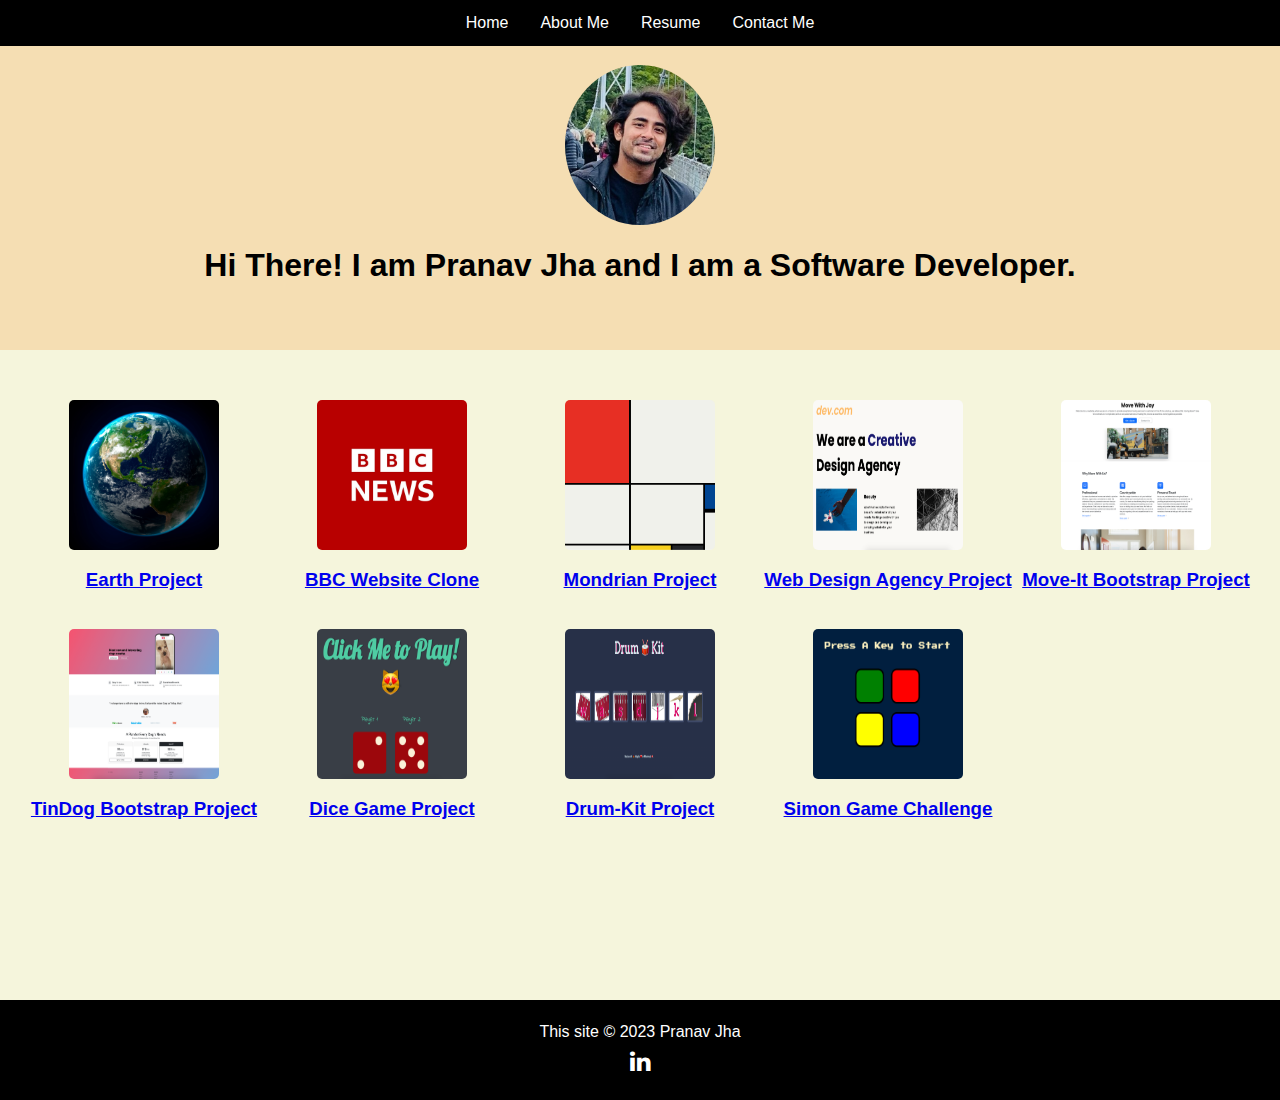
<file: index.html>
<!DOCTYPE html>
<html lang="en">
  <head>
    <meta charset="UTF-8" />
    <meta name="viewport" content="width=device-width, initial-scale=1.0" />
    <title>Pranav's Portfolio</title>
    <link
      href="https://fonts.googleapis.com/css2?family=Montserrat&display=swap"
      rel="stylesheet"
    />
    <link
      rel="stylesheet"
      href="https://cdnjs.cloudflare.com/ajax/libs/font-awesome/4.7.0/css/font-awesome.min.css"
    />
    <link rel="stylesheet" href="style.css" />
  </head>

  <body>
    <nav>
      <ul class="nav-ul">
        <li class="nav-li"><a href="index.html">Home</a></li>
        <li class="nav-li"><a href="aboutme.html">About Me</a></li>
        <li class="nav-li"><a href="resume.html">Resume</a></li>
        <li class="nav-li"><a href="contactme.html">Contact Me</a></li>
      </ul>
    </nav>

    <section id="hero">
      <div class="container-hero">
        <div class="hero-item">
          <img src="assets/images/aboutme.jpg" class="hero-image" />
        </div>
        <div class="hero-item">
          <h1>Hi There! I am Pranav Jha and I am a Software Developer.</h1>
        </div>
      </div>
    </section>

    <section id="projects">
      <!-- <h2 class="project-text">Please find the front-end website projects that I have created </h2> -->
      <div class="container-projects">
        <div class="project-item">
          <img
            src="./assets/images/earth.jpeg"
            height="200"
            alt="Earth"
            class="project-image"
          />
          <h3><a href="Earth.html">Earth Project</a></h3>
        </div>
        <div class="project-item">
          <img
            src="./assets/images/bbc.jpg"
            height="200"
            alt="bbc"
            class="project-image"
          />
          <h3><a href="bbc.html">BBC Website Clone</a></h3>
        </div>
        <div class="project-item">
          <img
            src="./assets/images/mondrian.jpg"
            height="200"
            alt="mondrian"
            class="project-image"
          />
          <h3><a href="./Mondrian Project/index.html">Mondrian Project</a></h3>
        </div>
        <div class="project-item">
          <img
            src="./assets/images/web-design-agency.jpg"
            height="200"
            alt="web-design-agency"
            class="project-image"
          />
          <h3>
            <a href="./Web Design Agency Project/index.html"
              >Web Design Agency Project</a
            >
          </h3>
        </div>
        <div class="project-item">
          <img
            src="./assets/images/move-it.jpg"
            height="200"
            alt="move-it"
            class="project-image"
          />
          <h3>
            <a href="./Move-it Project/index.html">Move-It Bootstrap Project</a>
          </h3>
        </div>
        <div class="project-item">
          <img
            src="./assets/images/tindog.jpg"
            height="200"
            alt="tindog"
            class="project-image"
          />
          <h3>
            <a href="./TinDog Project/index.html">TinDog Bootstrap Project</a>
          </h3>
        </div>

        <div class="project-item">
          <img
            src="./assets/images/Dice.jpg"
            height="200"
            alt="Dice"
            class="project-image"
          />
          <h3>
            <a href="./Dice project/index.html">Dice Game Project</a>
          </h3>
        </div>

        <div class="project-item">
          <img
            src="./assets/images/Drum.jpg"
            height="200"
            alt="Drum"
            class="project-image"
          />
          <h3>
            <a href="./Drum Kit Project/index.html">Drum-Kit Project</a>
          </h3>
        </div>
        <div class="project-item">
          <img
            src="./assets/images/simonGame.jpg"
            height="200"
            alt="simonGame"
            class="project-image"
          />
          <h3>
            <a href="./Simon Game Challenge/">Simon Game Challenge</a>
          </h3>
        </div>
      </div>
    </section>

    <footer>
      <div class="container">
          <div class="copyright">This site &copy; 2023 Pranav Jha</div>
          <div class="social-media">
              <a href="https://www.linkedin.com/in/pranavkjha24/"><i class="fa fa-linkedin" style="font-size: 24px"></i></a>
          </div>
      </div>
  </footer>
  </body>
</html>
</file>
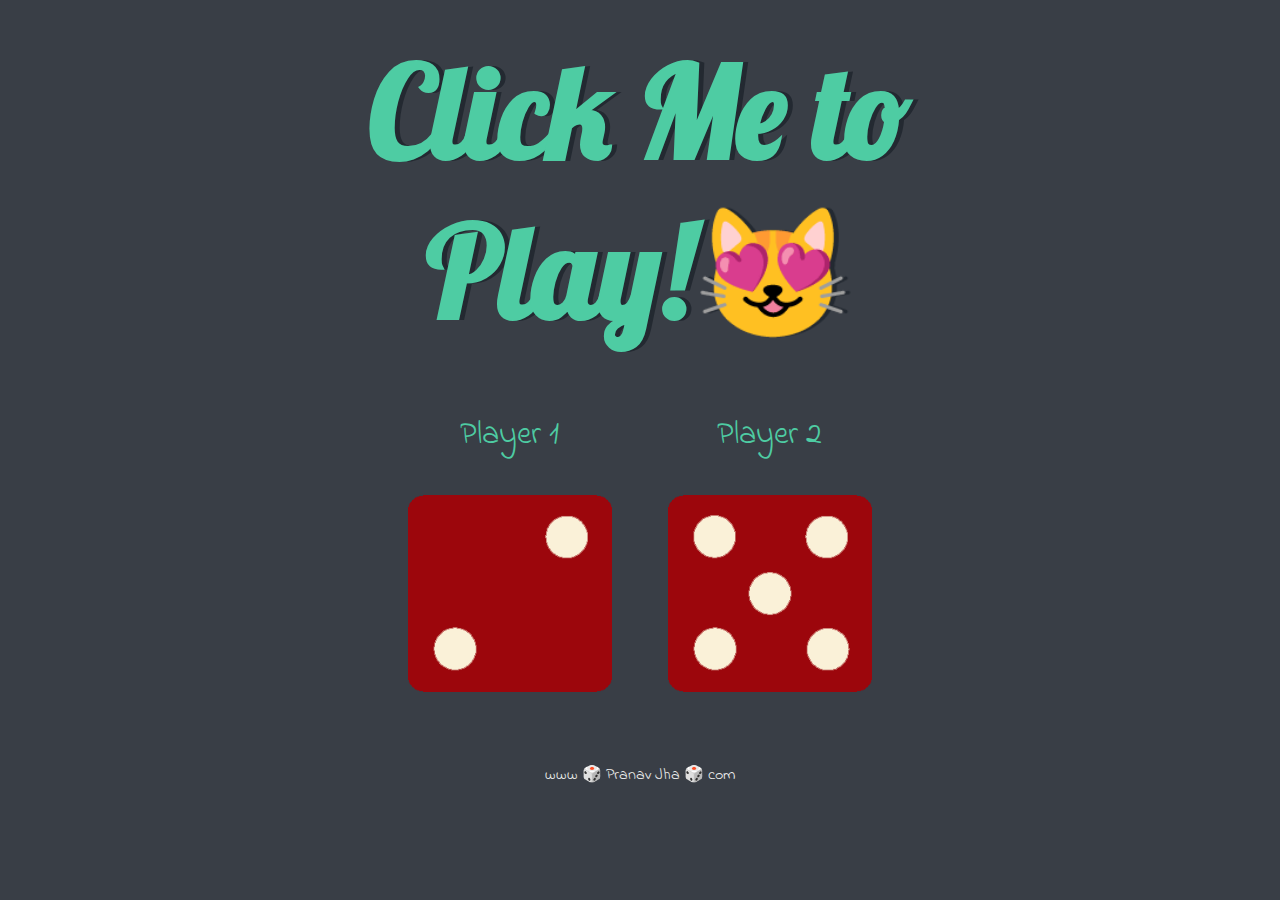
<file: Dice project/index.html>
<!DOCTYPE html>
<html lang="en" dir="ltr">
  <head>
    <meta charset="utf-8" />
    <title>Dicee</title>
    <link rel="stylesheet" href="styles.css" />
    <link
      href="https://fonts.googleapis.com/css?family=Indie+Flower|Lobster"
      rel="stylesheet"
    />
  </head>
  <body>
    <div class="container">
      <h1 onclick="myFunction()">Click Me to Play!😻</h1>

      <div class="dice">
        <p>Player 1</p>
        <img class="img1" src="images/dice2.png" />
      </div>

      <div class="dice">
        <p>Player 2</p>
        <img class="img2" src="images/dice5.png" />
      </div>
    </div>

    <script>
      function myFunction() {
        func3();
 
      }

      function func1(i) {
        return document
          .querySelector(".img1")
          .setAttribute("src", "./images/dice" + i + ".png");
      }

      function func2(k) {
        return document
          .querySelector(".img2")
          .setAttribute("src", "./images/dice" + k + ".png");
      }

      function func3() {
        
        var i = Math.floor(Math.random() * 6) + 1;
        var k = Math.floor(Math.random() * 6) + 1;
        func1(i);
        func2(k);
        if (i > k) {
          return (document.querySelector("h1").innerHTML =
            "🚩 Player 1 Wins!");
        } else if (i < k) {
          return (document.querySelector("h1").innerHTML =
            "Player 2 Wins! 🚩");
        } else {
          return (document.querySelector("h1").innerHTML = "Draw!");
        }
      }
     
    </script>
  </body>
  <footer>www 🎲 Pranav Jha 🎲 com</footer>
</html>
</file>
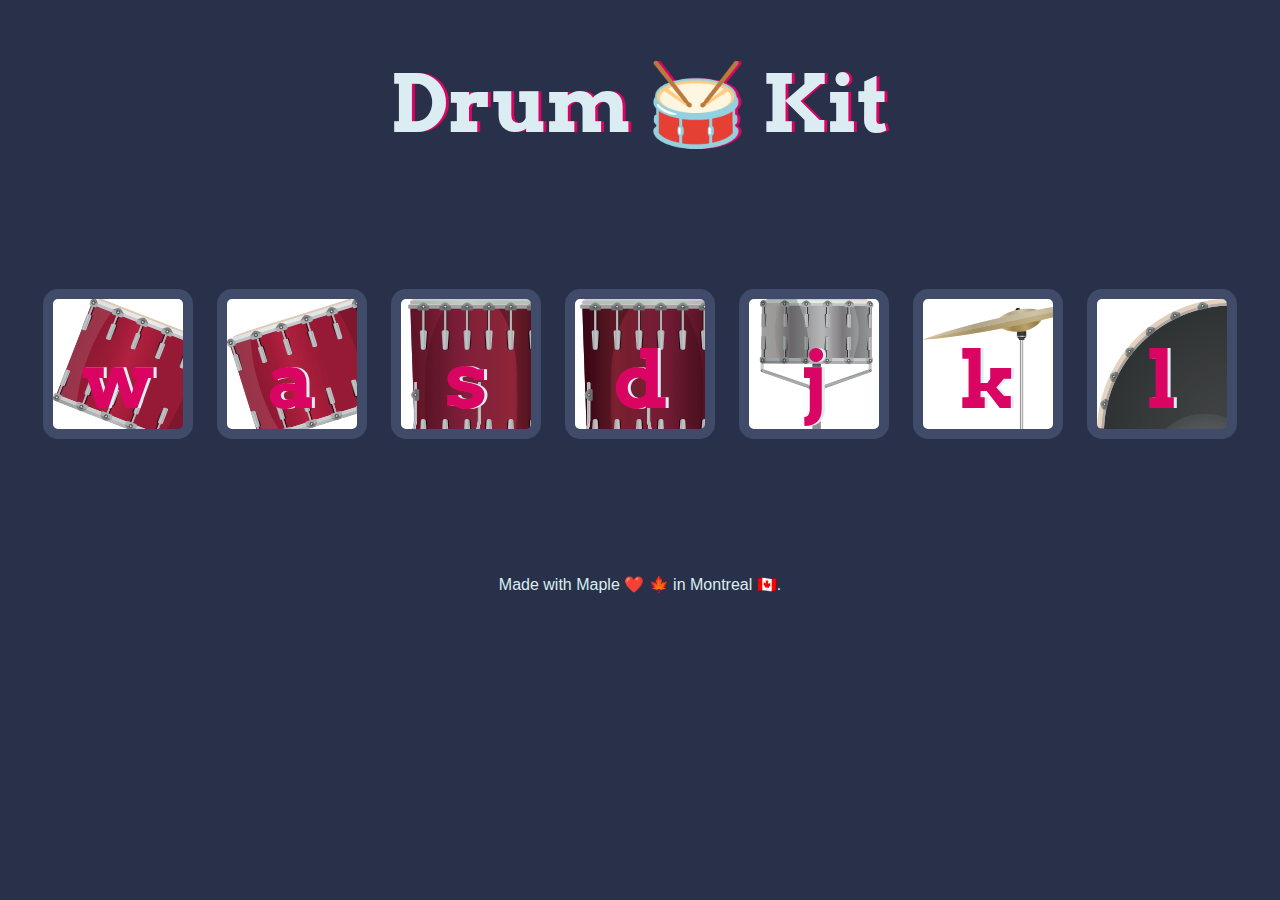
<file: Drum Kit Project/index.html>
<!DOCTYPE html>
<html lang="en" dir="ltr">

<head>
  <meta charset="utf-8">
  <title>Drum Kit</title>
  <link rel="stylesheet" href="styles.css">
  <link href="https://fonts.googleapis.com/css?family=Arvo" rel="stylesheet">
</head>

<body>
  <h1 id="title">Drum 🥁 Kit</h1>
  <div class="set">
    <button class="w drum">w</button>
    <button class="a drum">a</button>
    <button class="s drum">s</button>
    <button class="d drum">d</button>
    <button class="j drum">j</button>
    <button class="k drum">k</button>
    <button class="l drum">l</button>
  </div>


<script src="index.js" charset="utf-8"></script>

<footer>
  Made with Maple ❤️ 🍁 in Montreal 🇨🇦.
</footer>
</body>
</html>
</file>
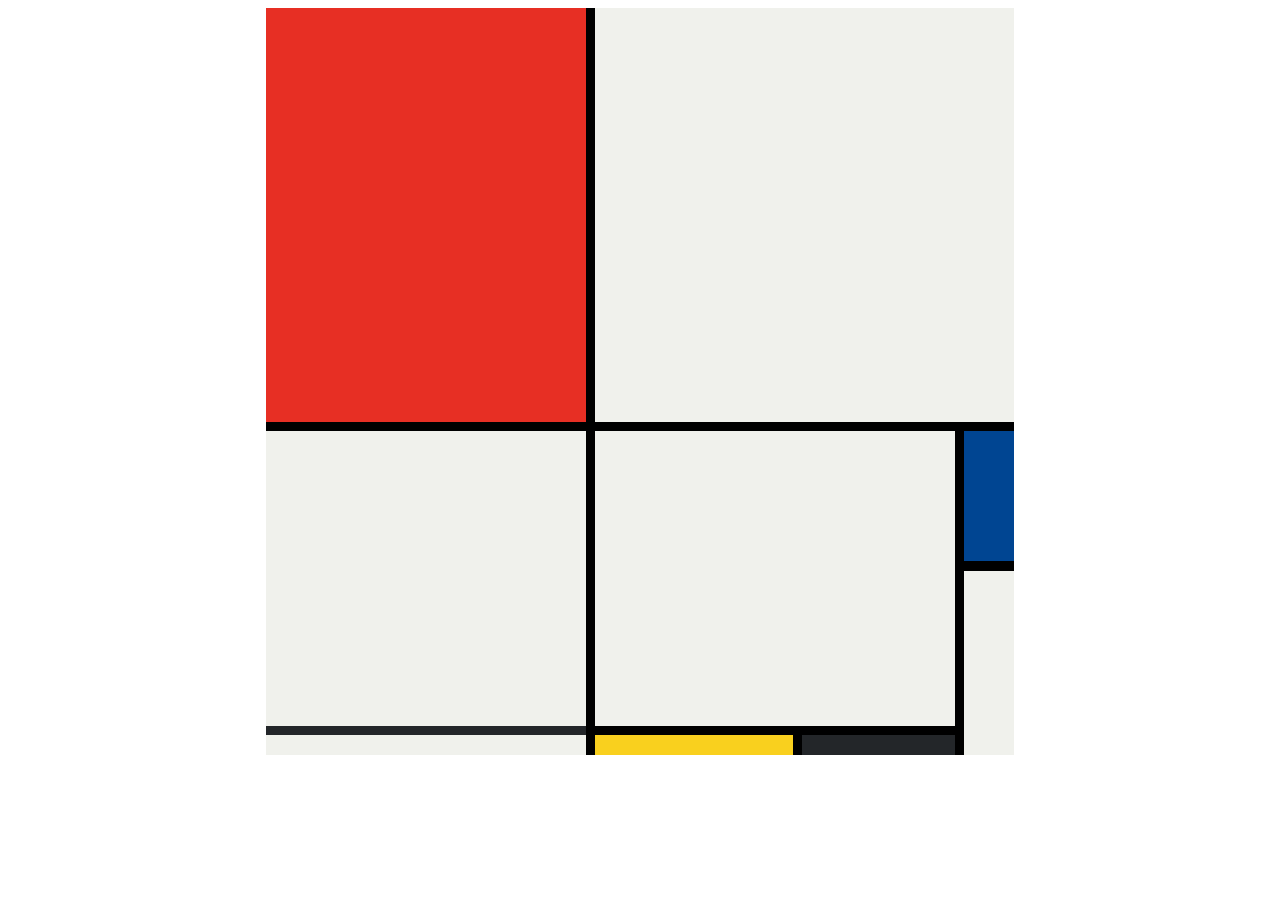
<file: Mondrian Project/index.html>
<!DOCTYPE html>
<html lang="en">

<head>
  <meta charset="UTF-8">
  <meta name="viewport" content="width=device-width, initial-scale=1.0">
  <title>Mondrian Project</title>
  <style>
    /* 
    Write your CSS here 
    Gap Colour: #000
    White: #F0F1EC
    Red: #E72F24
    Black: #232629
    Blue: #004592
    Yellow: #F9D01E

    For dimensions, see dimensions.png image.
    HINT: Remember you can't change the properties of grid lines.
    But grid lines are transparent!
    */

    .container{
      display: grid;
      grid-template-columns: 320px 9px 198px 9px 153px 9px 50px;
      grid-template-rows: 414px 9px 130px 10px 155px 9px 20px;

      justify-content: center;
      gap: 0px;

    }
    .item-1{
      background-color: #E72F24;
  
    }
    .item-2{
      background-color: #000;
    }
    .item-3{
      background-color: #F0F1EC;
      grid-column-start: 3;
      grid-column-end: 8;
      grid-row-start: 1;
      grid-row-end: 1;
    }
    .item-4{
      background-color: #000;
      grid-column-start: 1;
      grid-column-end: 8;
      grid-row-start: 2;
      grid-row-end: 2;
    }
    .item-5{
      background-color: #F0F1EC;
      grid-column-start:1;
      grid-column-end: 1;
      grid-row-start: 3;
      grid-row-end: 6;
    }
    .item-6{
      background-color: #000;
      grid-row-start: 3;
      grid-row-end: 8;
    }
    .item-7{
      background-color: #F0F1EC;
      grid-column-start: 3;
      grid-column-end: 6;
      grid-row-start: 3;
      grid-row-end: 6;
    }
    .item-8{
      background-color: #000;
      grid-row-start: 3;
      grid-row-end: 8;
    }
    .item-9{
      background-color: #004592;
    }
    .item-10{
      background-color: #000; 
    }
    .item-11{
      background-color: #F0F1EC;
      grid-row-start: 5;
      grid-row-end: 8;
    }
    .item-12{
      background-color: #232629; 
    }
    .item-13{
      background-color: #000;
    }
    .item-14{
      background-color: #000;
    }
    .item-15{
      background-color: #000;
    }
    .item-16{
      background-color: #F0F1EC;
    }
    .item-17{
      background-color: #F9D01E;
    }
    .item-18{
      background-color: #000;
    }
    .item-19{
      background-color: #232629; 
    }
    
  </style>
</head>

<body>
  <!-- Write your HTML here -->
  <div class="container">
    <div class="item-1"></div>
    <div class="item-2"></div>
    <div class="item-3"></div>
    <div class="item-4"></div>
    <div class="item-5"></div>
    <div class="item-6"></div>
    <div class="item-7"></div>
    <div class="item-8"></div>
    <div class="item-9"></div>
    <div class="item-10"></div>
    <div class="item-11"></div>
    <div class="item-12"></div>
    <div class="item-13"></div>
    <div class="item-14"></div>
    <div class="item-15"></div>
    <div class="item-16"></div>
    <div class="item-17"></div>
    <div class="item-18"></div>
    <div class="item-19"></div>
  </div>
  
</body>

</html>
</file>
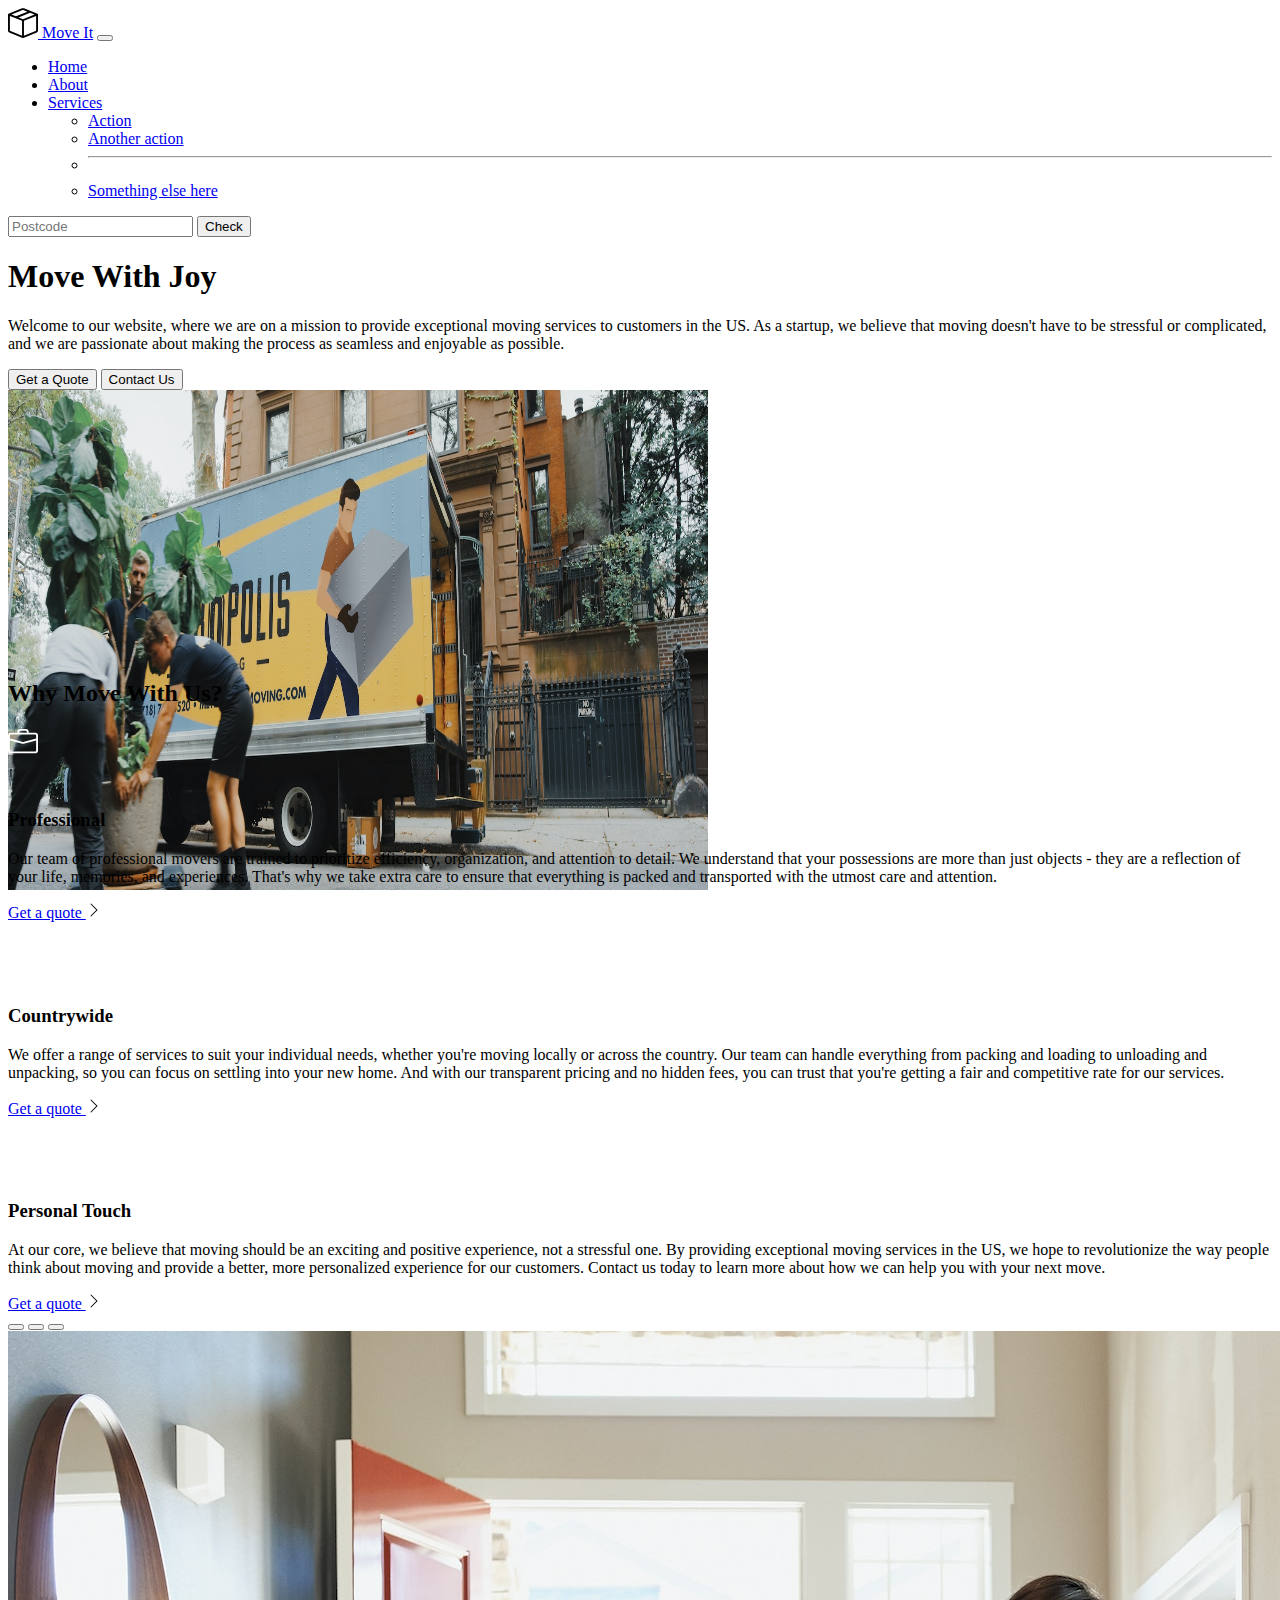
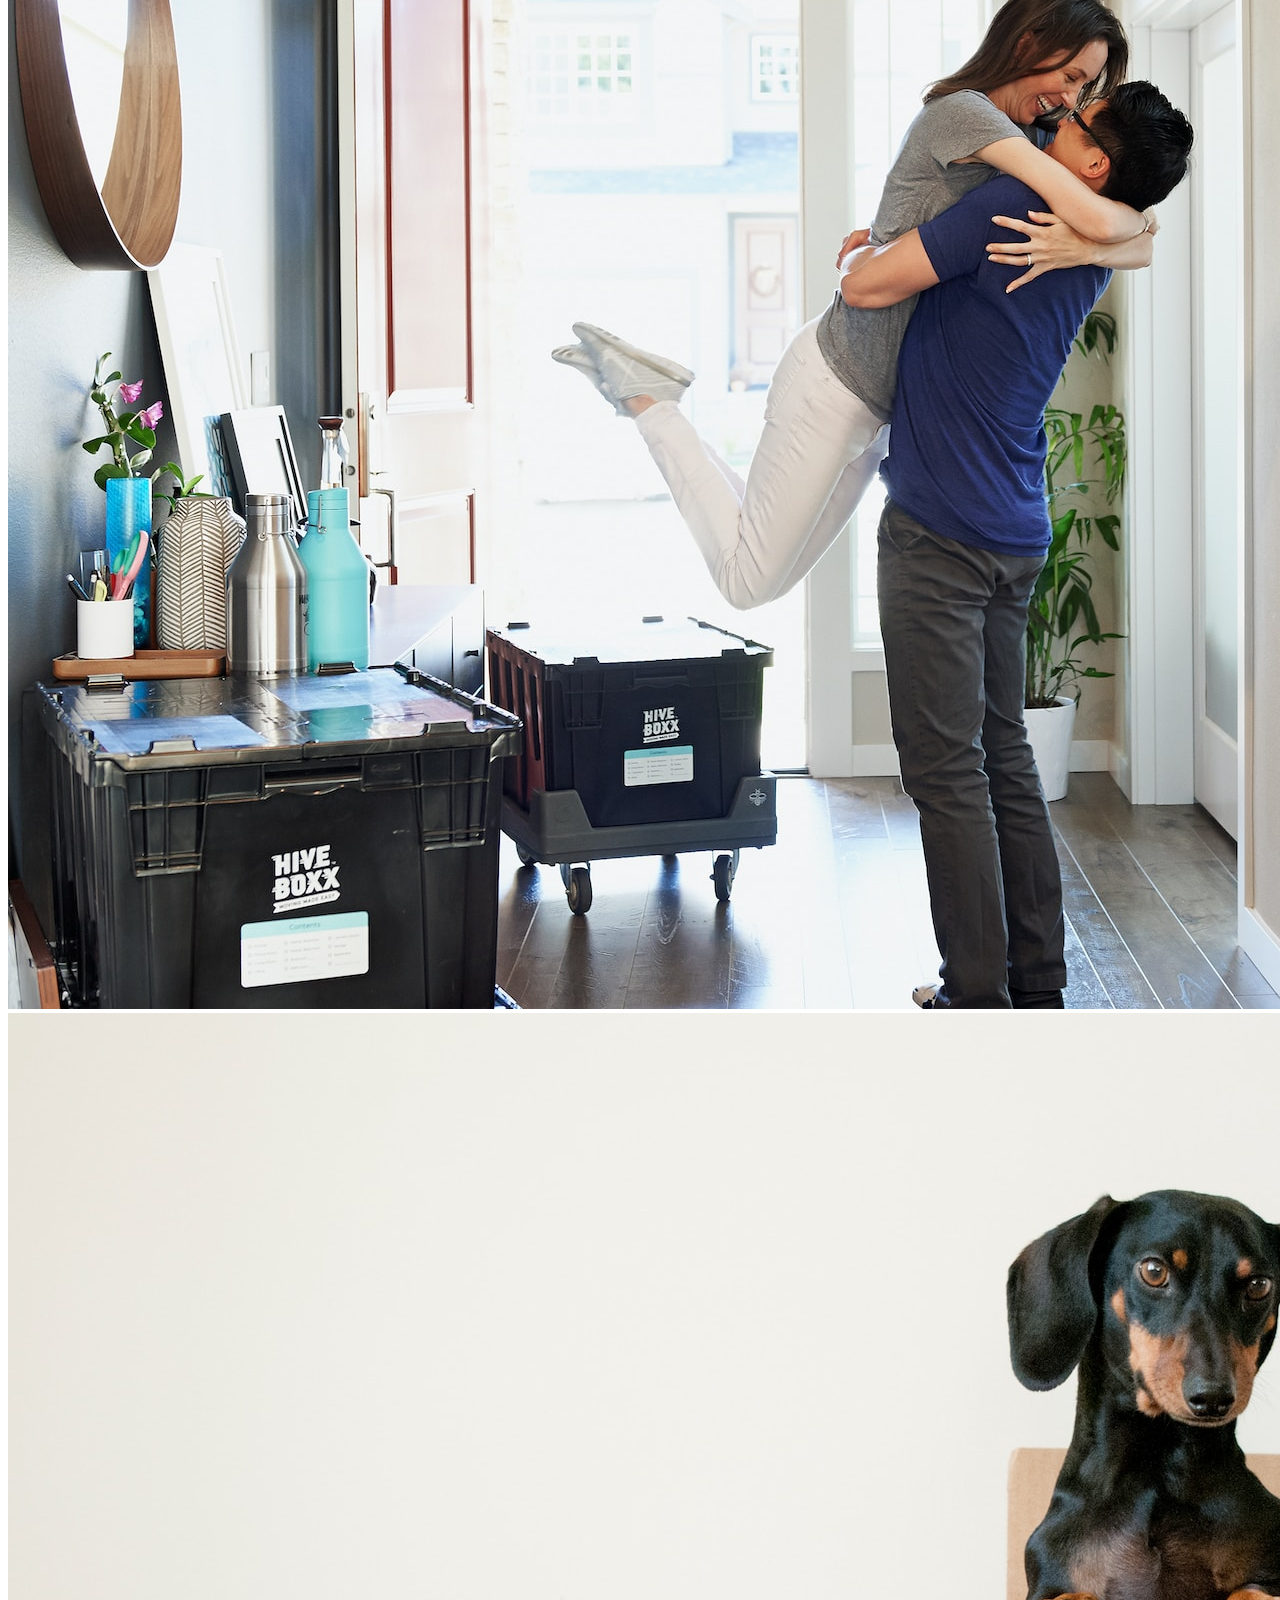
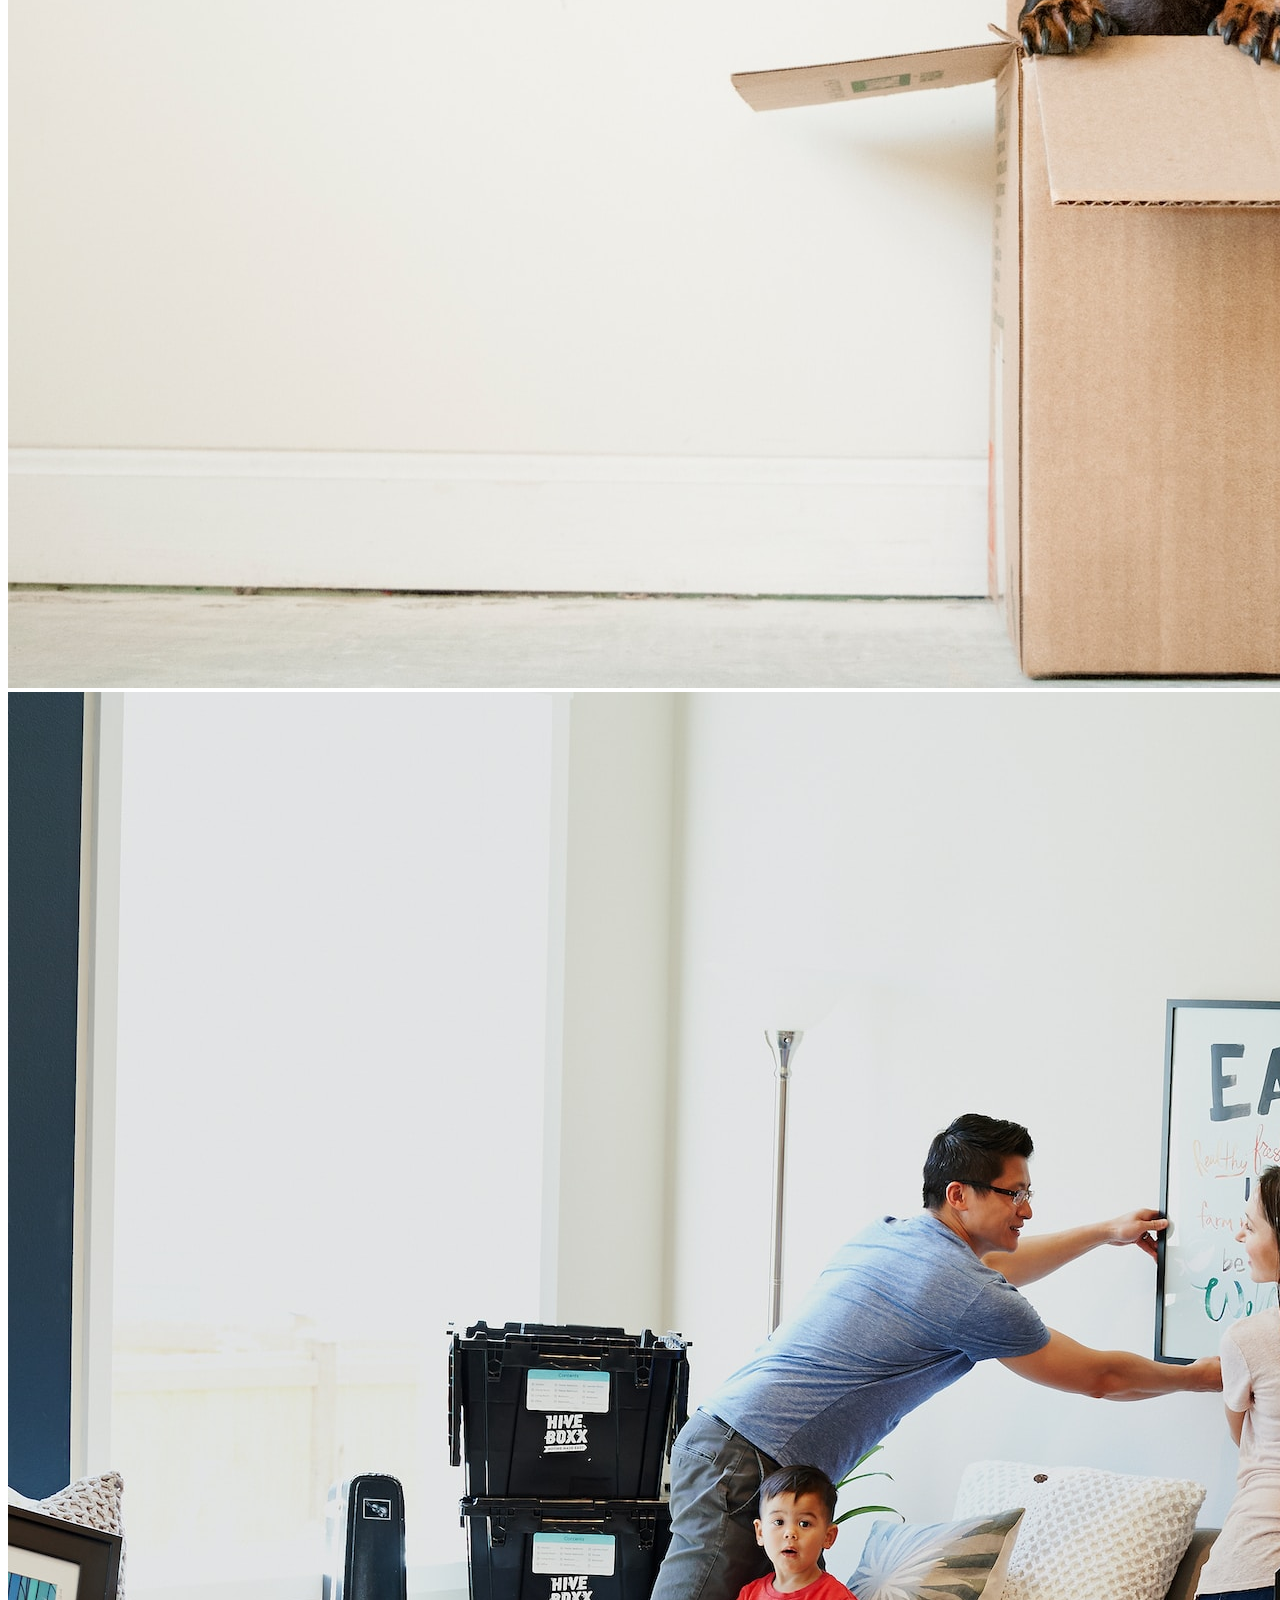
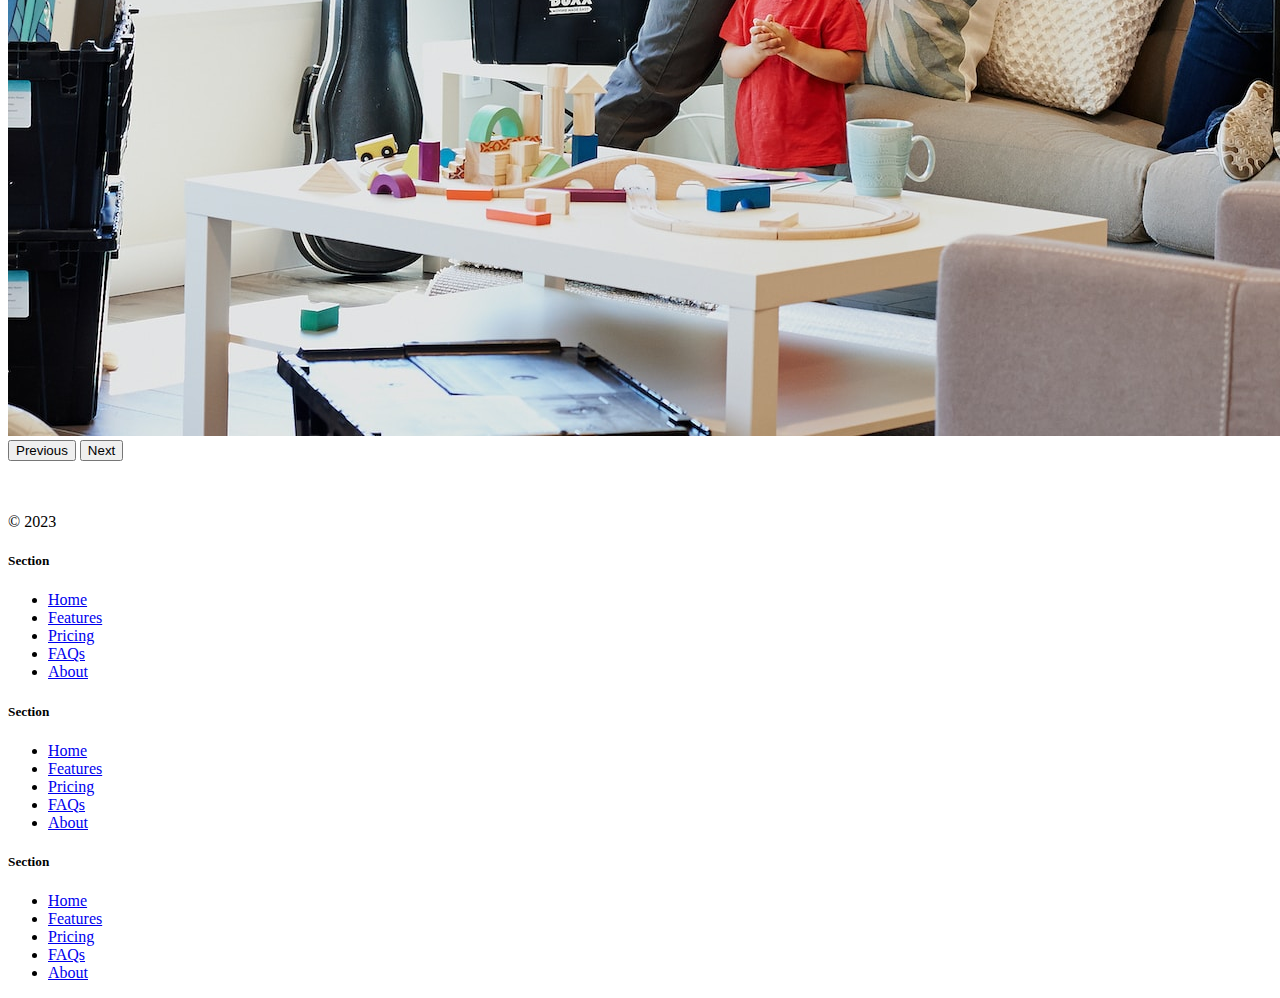
<file: Move-it Project/index.html>
<!DOCTYPE html>
<html lang="en">

<head>
  <meta charset="UTF-8">
  <meta name="viewport" content="width=device-width, initial-scale=1.0">
  <title>Bootstrap Components</title>
  <link href="https://cdn.jsdelivr.net/npm/bootstrap@5.3.0-alpha2/dist/css/bootstrap.min.css" rel="stylesheet"
    integrity="sha384-aFq/bzH65dt+w6FI2ooMVUpc+21e0SRygnTpmBvdBgSdnuTN7QbdgL+OapgHtvPp" crossorigin="anonymous">
  <style>
    .feature-icon {
      width: 4rem;
      height: 4rem;
      border-radius: 0.75rem;
    }
  </style>
</head>

<body>

  <nav class="navbar navbar-expand-lg bg-body-tertiary">
    <div class="container-fluid">
      <a class="navbar-brand" href="#"><img src="./box-seam.svg" alt="moveit brand icon" height="30"> Move It</a>
      <button class="navbar-toggler" type="button" data-bs-toggle="collapse" data-bs-target="#navbarSupportedContent"
        aria-controls="navbarSupportedContent" aria-expanded="false" aria-label="Toggle navigation">
        <span class="navbar-toggler-icon"></span>
      </button>
      <div class="collapse navbar-collapse" id="navbarSupportedContent">
        <ul class="navbar-nav me-auto mb-2 mb-lg-0">
          <li class="nav-item">
            <a class="nav-link active" aria-current="page" href="#">Home</a>
          </li>
          <li class="nav-item">
            <a class="nav-link" href="#">About</a>
          </li>
          <li class="nav-item dropdown">
            <a class="nav-link dropdown-toggle" href="#" role="button" data-bs-toggle="dropdown" aria-expanded="false">
              Services
            </a>
            <ul class="dropdown-menu">
              <li><a class="dropdown-item" href="#">Action</a></li>
              <li><a class="dropdown-item" href="#">Another action</a></li>
              <li>
                <hr class="dropdown-divider">
              </li>
              <li><a class="dropdown-item" href="#">Something else here</a></li>
            </ul>
          </li>
        </ul>
        <form class="d-flex" role="search">
          <input class="form-control me-2" type="search" placeholder="Postcode" aria-label="Search">
          <button class="btn btn-outline-success" type="submit">Check</button>
        </form>
      </div>
    </div>
  </nav>


  <div class="px-4 pt-5 my-5 text-center border-bottom">
    <h1 class="display-4 fw-bold text-body-emphasis">Move With Joy</h1>
    <div class="col-lg-6 mx-auto">
      <p class="lead mb-4">Welcome to our website, where we are on a mission to provide exceptional moving services to
        customers in the US. As a
        startup, we believe that moving doesn't have to be stressful or complicated, and we are passionate about making
        the
        process as seamless and enjoyable as possible.
      </p>
      <div class="d-grid gap-2 d-sm-flex justify-content-sm-center mb-5">
        <button type="button" class="btn btn-primary btn-lg px-4 me-sm-3">Get a Quote</button>
        <button type="button" class="btn btn-outline-secondary btn-lg px-4">Contact Us</button>
      </div>
    </div>
    <div class="overflow-hidden" style="max-height: 30vh;">
      <div class="container px-5">
        <img src="./moving-van.jpg" class="img-fluid border rounded-3 shadow-lg mb-4" alt="Example image" width="700"
          height="500" loading="lazy">
      </div>
    </div>
  </div>

  <div class="container px-4 py-5" id="featured-3">
    <h2 class="pb-2 border-bottom">Why Move With Us?</h2>
    <div class="row g-4 py-5 row-cols-1 row-cols-lg-3">
      <div class="feature col">
        <div
          class="feature-icon d-inline-flex align-items-center justify-content-center text-bg-primary bg-gradient fs-2 mb-3">
          <img src="./briefcase.svg" alt="briefcase" height="30">
        </div>
        <h3 class="fs-2">Professional</h3>
        <p>Our team of professional movers are trained to prioritize efficiency, organization, and attention to detail.
          We
          understand that your possessions are more than just objects - they are a reflection of your life, memories,
          and
          experiences. That's why we take extra care to ensure that everything is packed and transported with the utmost
          care and
          attention.</p>
        <a href="#" class="icon-link">
          Get a quote
          <img src="./chevron-right.svg" alt="chevron-right">
        </a>
      </div>
      <div class="feature col">
        <div
          class="feature-icon d-inline-flex align-items-center justify-content-center text-bg-primary bg-gradient fs-2 mb-3">
          <img src="./bus-front.svg" alt="bus-front" height="30">
        </div>
        <h3 class="fs-2">Countrywide</h3>
        <p>We offer a range of services to suit your individual needs, whether you're moving locally or across the
          country. Our
          team can handle everything from packing and loading to unloading and unpacking, so you can focus on settling
          into your
          new home. And with our transparent pricing and no hidden fees, you can trust that you're getting a fair and
          competitive
          rate for our services.</p>
        <a href="#" class="icon-link">
          Get a quote
          <img src="./chevron-right.svg" alt="chevron-right">
        </a>
      </div>
      <div class="feature col">
        <div
          class="feature-icon d-inline-flex align-items-center justify-content-center text-bg-primary bg-gradient fs-2 mb-3">
          <img src="./chat-square-heart.svg" alt="chat-square-heart" height="30">
        </div>
        <h3 class="fs-2">Personal Touch</h3>
        <p>At our core, we believe that moving should be an exciting and positive experience, not a stressful one. By
          providing
          exceptional moving services in the US, we hope to revolutionize the way people think about moving and provide
          a better,
          more personalized experience for our customers. Contact us today to learn more about how we can help you with
          your next
          move.</p>
        <a href="#" class="icon-link">
          Get a quote
          <img src="./chevron-right.svg" alt="chevron-right">
        </a>
      </div>
    </div>
  </div>
  <div class="container">
    <div id="carouselExampleIndicators" class="carousel slide">
      <div class="carousel-indicators">
        <button type="button" data-bs-target="#carouselExampleIndicators" data-bs-slide-to="0" class="active"
          aria-current="true" aria-label="Slide 1"></button>
        <button type="button" data-bs-target="#carouselExampleIndicators" data-bs-slide-to="1"
          aria-label="Slide 2"></button>
        <button type="button" data-bs-target="#carouselExampleIndicators" data-bs-slide-to="2"
          aria-label="Slide 3"></button>
      </div>
      <div class="carousel-inner">
        <div class="carousel-item active">
          <img src="./couple.jpg" class="d-block w-100" alt="couple">
        </div>
        <div class="carousel-item">
          <img src="./dog.jpg" class="d-block w-100" alt="dog">
        </div>
        <div class="carousel-item">
          <img src="./family.jpg" class="d-block w-100" alt="family">
        </div>
      </div>
      <button class="carousel-control-prev" type="button" data-bs-target="#carouselExampleIndicators"
        data-bs-slide="prev">
        <span class="carousel-control-prev-icon" aria-hidden="true"></span>
        <span class="visually-hidden">Previous</span>
      </button>
      <button class="carousel-control-next" type="button" data-bs-target="#carouselExampleIndicators"
        data-bs-slide="next">
        <span class="carousel-control-next-icon" aria-hidden="true"></span>
        <span class="visually-hidden">Next</span>
      </button>
    </div>
  </div>

  <div class="container">
    <footer class="row row-cols-1 row-cols-sm-2 row-cols-md-5 py-5 my-5 border-top">
      <div class="col mb-3">
        <a href="/" class="d-flex align-items-center mb-3 link-body-emphasis text-decoration-none">
          <svg class="bi me-2" width="40" height="32">
            <use xlink:href="#bootstrap"></use>
          </svg>
        </a>
        <p class="text-body-secondary">© 2023</p>
      </div>

      <div class="col mb-3">

      </div>

      <div class="col mb-3">
        <h5>Section</h5>
        <ul class="nav flex-column">
          <li class="nav-item mb-2"><a href="#" class="nav-link p-0 text-body-secondary">Home</a></li>
          <li class="nav-item mb-2"><a href="#" class="nav-link p-0 text-body-secondary">Features</a></li>
          <li class="nav-item mb-2"><a href="#" class="nav-link p-0 text-body-secondary">Pricing</a></li>
          <li class="nav-item mb-2"><a href="#" class="nav-link p-0 text-body-secondary">FAQs</a></li>
          <li class="nav-item mb-2"><a href="#" class="nav-link p-0 text-body-secondary">About</a></li>
        </ul>
      </div>

      <div class="col mb-3">
        <h5>Section</h5>
        <ul class="nav flex-column">
          <li class="nav-item mb-2"><a href="#" class="nav-link p-0 text-body-secondary">Home</a></li>
          <li class="nav-item mb-2"><a href="#" class="nav-link p-0 text-body-secondary">Features</a></li>
          <li class="nav-item mb-2"><a href="#" class="nav-link p-0 text-body-secondary">Pricing</a></li>
          <li class="nav-item mb-2"><a href="#" class="nav-link p-0 text-body-secondary">FAQs</a></li>
          <li class="nav-item mb-2"><a href="#" class="nav-link p-0 text-body-secondary">About</a></li>
        </ul>
      </div>

      <div class="col mb-3">
        <h5>Section</h5>
        <ul class="nav flex-column">
          <li class="nav-item mb-2"><a href="#" class="nav-link p-0 text-body-secondary">Home</a></li>
          <li class="nav-item mb-2"><a href="#" class="nav-link p-0 text-body-secondary">Features</a></li>
          <li class="nav-item mb-2"><a href="#" class="nav-link p-0 text-body-secondary">Pricing</a></li>
          <li class="nav-item mb-2"><a href="#" class="nav-link p-0 text-body-secondary">FAQs</a></li>
          <li class="nav-item mb-2"><a href="#" class="nav-link p-0 text-body-secondary">About</a></li>
        </ul>
      </div>
    </footer>
  </div>
  <script src="https://cdn.jsdelivr.net/npm/bootstrap@5.3.0-alpha3/dist/js/bootstrap.bundle.min.js"
    integrity="sha384-ENjdO4Dr2bkBIFxQpeoTz1HIcje39Wm4jDKdf19U8gI4ddQ3GYNS7NTKfAdVQSZe"
    crossorigin="anonymous"></script>
</body>

</html>
</file>
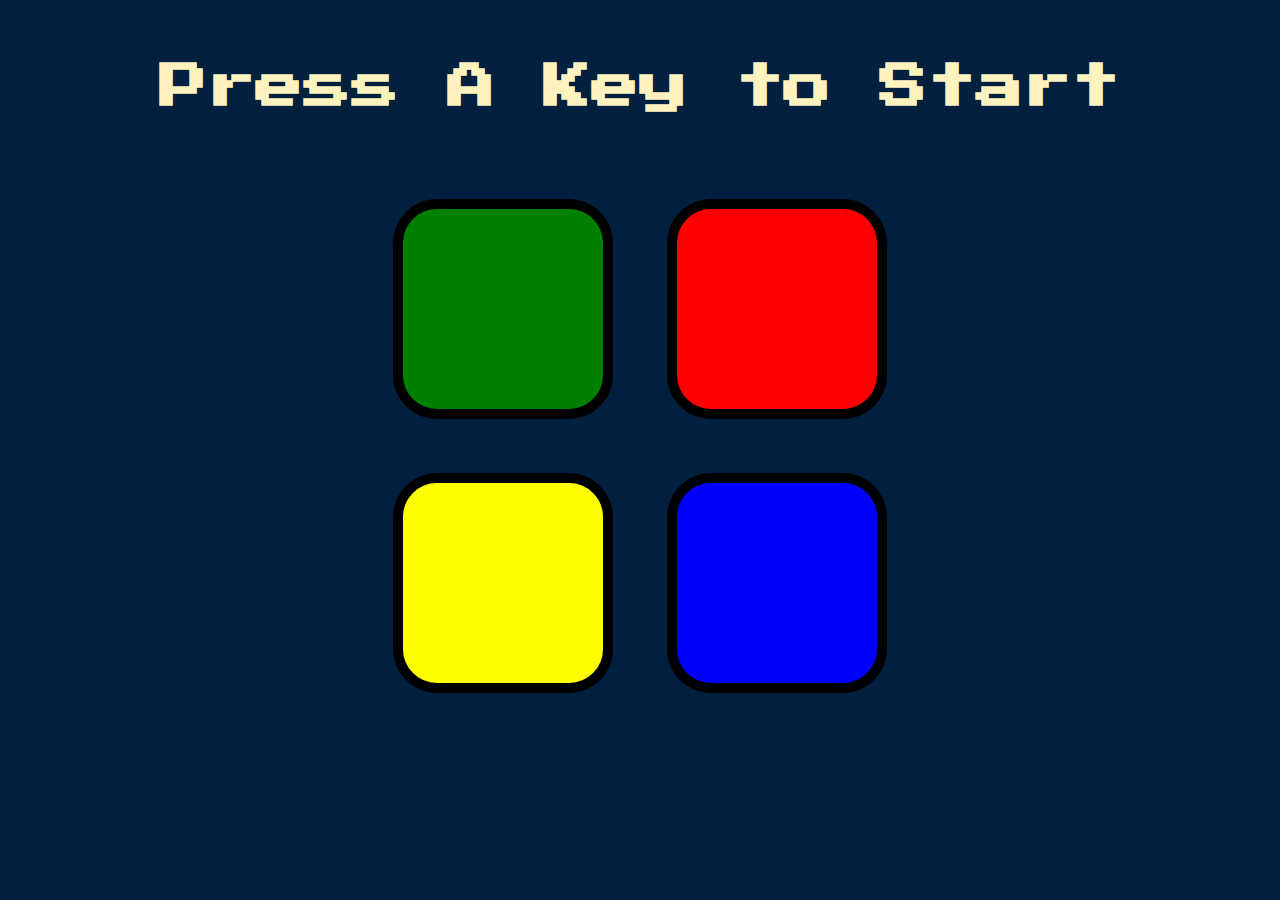
<file: Simon Game Challenge/index.html>
<!DOCTYPE html>
<html lang="en" dir="ltr">

<head>
  <meta charset="utf-8">
  <title>Simon</title>
  <link rel="stylesheet" href="styles.css">
  <link href="https://fonts.googleapis.com/css?family=Press+Start+2P" rel="stylesheet">
</head>

<body>
  <h1 id="level-title">Press A Key to Start</h1>
  <div class="container">
    <div lass="row">

      <div type="button" id="green" class="btn green">

      </div>

      <div type="button" id="red" class="btn red">

      </div>
    </div>

    <div class="row">

      <div type="button" id="yellow" class="btn yellow">

      </div>
      <div type="button" id="blue" class="btn blue">

      </div>

    </div>

  </div>

  <script src="https://ajax.googleapis.com/ajax/libs/jquery/3.3.1/jquery.min.js"></script>
  <script src="game.js" charset="utf-8"></script>

</body>

</html>
</file>
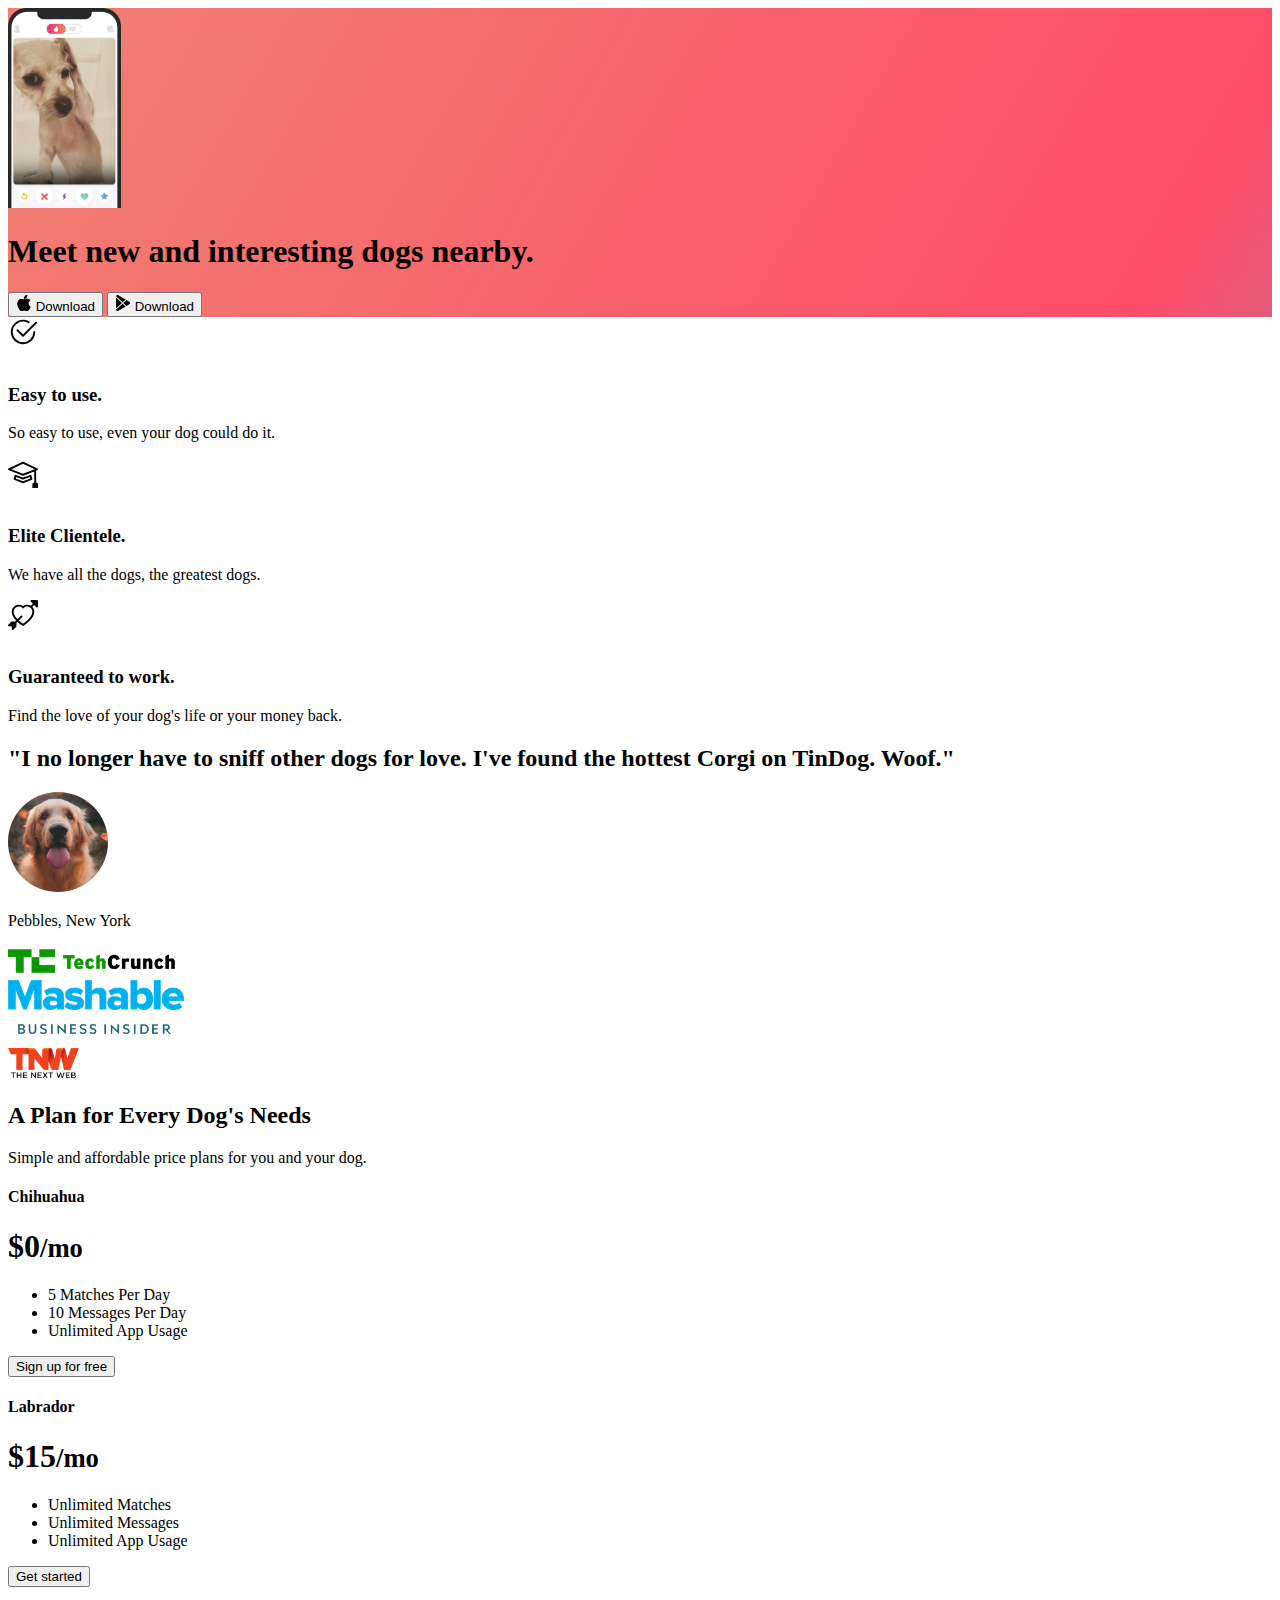
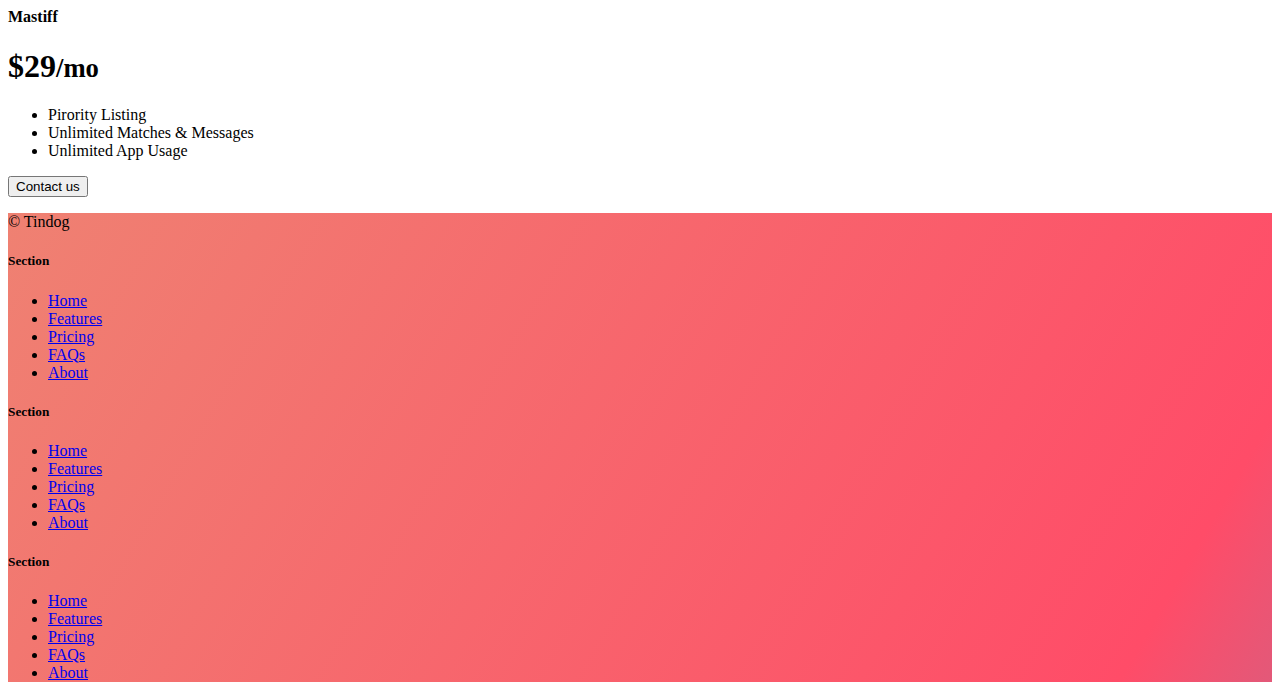
<file: TinDog Project/index.html>
<!DOCTYPE html>
<html lang="en">

<head>
  <meta charset="UTF-8">
  <meta name="viewport" content="width=device-width, initial-scale=1.0">
  <title>TinDog</title>
  <link href="https://cdn.jsdelivr.net/npm/bootstrap@5.3.0-alpha3/dist/css/bootstrap.min.css" rel="stylesheet"
    integrity="sha384-KK94CHFLLe+nY2dmCWGMq91rCGa5gtU4mk92HdvYe+M/SXH301p5ILy+dN9+nJOZ" crossorigin="anonymous">
  <link rel="stylesheet" href="./css/style.css">
</head>

<body>


  <!-- Title -->
  <section id="title" class="gradient-background">

    <div class="container col-xxl-8 px-4 pt-5">
      <div class="row flex-lg-row-reverse align-items-center g-5 pt-5">
        <div class="col-10 col-sm-8 col-lg-6">
          <img src="./images/iphone.png" class="d-block mx-lg-auto img-fluid" alt="Bootstrap Themes" height="200"
            loading="lazy">
        </div>
        <div class="col-lg-6">
          <h1 class="display-5 fw-bold text-body-emphasis lh-1 mb-3">Meet new and interesting dogs nearby.</h1>

          <div class="d-grid gap-2 d-md-flex justify-content-md-start">
            <button type="button" class="btn btn-light btn-lg px-4 me-md-2"><svg xmlns="http://www.w3.org/2000/svg"
                width="16" height="16" fill="currentColor" class="bi bi-apple mb-1" viewBox="0 0 16 16">
                <path
                  d="M11.182.008C11.148-.03 9.923.023 8.857 1.18c-1.066 1.156-.902 2.482-.878 2.516.024.034 1.52.087 2.475-1.258.955-1.345.762-2.391.728-2.43Zm3.314 11.733c-.048-.096-2.325-1.234-2.113-3.422.212-2.189 1.675-2.789 1.698-2.854.023-.065-.597-.79-1.254-1.157a3.692 3.692 0 0 0-1.563-.434c-.108-.003-.483-.095-1.254.116-.508.139-1.653.589-1.968.607-.316.018-1.256-.522-2.267-.665-.647-.125-1.333.131-1.824.328-.49.196-1.422.754-2.074 2.237-.652 1.482-.311 3.83-.067 4.56.244.729.625 1.924 1.273 2.796.576.984 1.34 1.667 1.659 1.899.319.232 1.219.386 1.843.067.502-.308 1.408-.485 1.766-.472.357.013 1.061.154 1.782.539.571.197 1.111.115 1.652-.105.541-.221 1.324-1.059 2.238-2.758.347-.79.505-1.217.473-1.282Z" />
                <path
                  d="M11.182.008C11.148-.03 9.923.023 8.857 1.18c-1.066 1.156-.902 2.482-.878 2.516.024.034 1.52.087 2.475-1.258.955-1.345.762-2.391.728-2.43Zm3.314 11.733c-.048-.096-2.325-1.234-2.113-3.422.212-2.189 1.675-2.789 1.698-2.854.023-.065-.597-.79-1.254-1.157a3.692 3.692 0 0 0-1.563-.434c-.108-.003-.483-.095-1.254.116-.508.139-1.653.589-1.968.607-.316.018-1.256-.522-2.267-.665-.647-.125-1.333.131-1.824.328-.49.196-1.422.754-2.074 2.237-.652 1.482-.311 3.83-.067 4.56.244.729.625 1.924 1.273 2.796.576.984 1.34 1.667 1.659 1.899.319.232 1.219.386 1.843.067.502-.308 1.408-.485 1.766-.472.357.013 1.061.154 1.782.539.571.197 1.111.115 1.652-.105.541-.221 1.324-1.059 2.238-2.758.347-.79.505-1.217.473-1.282Z" />
              </svg> Download</button>
            <button type="button" class="btn btn-outline-light btn-lg px-4"><svg xmlns="http://www.w3.org/2000/svg"
                width="16" height="16" fill="currentColor" class="bi bi-google-play mb-1" viewBox="0 0 16 16">
                <path
                  d="M14.222 9.374c1.037-.61 1.037-2.137 0-2.748L11.528 5.04 8.32 8l3.207 2.96 2.694-1.586Zm-3.595 2.116L7.583 8.68 1.03 14.73c.201 1.029 1.36 1.61 2.303 1.055l7.294-4.295ZM1 13.396V2.603L6.846 8 1 13.396ZM1.03 1.27l6.553 6.05 3.044-2.81L3.333.215C2.39-.341 1.231.24 1.03 1.27Z" />
              </svg> Download</button>
          </div>
        </div>
      </div>
    </div>
  </section>
  <!-- Features -->
  <section id="features">
    <div class="container mt-5">
      <div class="row g-4 py-5 row-cols-1 row-cols-lg-3">
        <div class="col d-flex align-items-start">
          <div
            class="icon-square text-body-emphasis bg-body-secondary d-inline-flex align-items-center justify-content-center fs-4 flex-shrink-0 me-3">
            <svg xmlns="http://www.w3.org/2000/svg" height="30" fill="currentColor" class="bi bi-check2-circle"
              viewBox="0 0 16 16">
              <path
                d="M2.5 8a5.5 5.5 0 0 1 8.25-4.764.5.5 0 0 0 .5-.866A6.5 6.5 0 1 0 14.5 8a.5.5 0 0 0-1 0 5.5 5.5 0 1 1-11 0z" />
              <path
                d="M15.354 3.354a.5.5 0 0 0-.708-.708L8 9.293 5.354 6.646a.5.5 0 1 0-.708.708l3 3a.5.5 0 0 0 .708 0l7-7z" />
            </svg>
          </div>
          <div>
            <h3 class="fs-2">Easy to use.</h3>
            <p>So easy to use, even your dog could do it.</p>

          </div>
        </div>
        <div class="col d-flex align-items-start">
          <div
            class="icon-square text-body-emphasis bg-body-secondary d-inline-flex align-items-center justify-content-center fs-4 flex-shrink-0 me-3">
            <svg xmlns="http://www.w3.org/2000/svg" height="30" fill="currentColor" class="bi bi-mortarboard"
              viewBox="0 0 16 16">
              <path
                d="M8.211 2.047a.5.5 0 0 0-.422 0l-7.5 3.5a.5.5 0 0 0 .025.917l7.5 3a.5.5 0 0 0 .372 0L14 7.14V13a1 1 0 0 0-1 1v2h3v-2a1 1 0 0 0-1-1V6.739l.686-.275a.5.5 0 0 0 .025-.917l-7.5-3.5ZM8 8.46 1.758 5.965 8 3.052l6.242 2.913L8 8.46Z" />
              <path
                d="M4.176 9.032a.5.5 0 0 0-.656.327l-.5 1.7a.5.5 0 0 0 .294.605l4.5 1.8a.5.5 0 0 0 .372 0l4.5-1.8a.5.5 0 0 0 .294-.605l-.5-1.7a.5.5 0 0 0-.656-.327L8 10.466 4.176 9.032Zm-.068 1.873.22-.748 3.496 1.311a.5.5 0 0 0 .352 0l3.496-1.311.22.748L8 12.46l-3.892-1.556Z" />
            </svg>
          </div>
          <div>
            <h3 class="fs-2">Elite Clientele.</h3>
            <p>We have all the dogs, the greatest dogs.</p>

          </div>
        </div>
        <div class="col d-flex align-items-start">
          <div
            class="icon-square text-body-emphasis bg-body-secondary d-inline-flex align-items-center justify-content-center fs-4 flex-shrink-0 me-3">
            <svg xmlns="http://www.w3.org/2000/svg" height="30" fill="currentColor" class="bi bi-arrow-through-heart"
              viewBox="0 0 16 16">
              <path fill-rule="evenodd"
                d="M2.854 15.854A.5.5 0 0 1 2 15.5V14H.5a.5.5 0 0 1-.354-.854l1.5-1.5A.5.5 0 0 1 2 11.5h1.793l.53-.53c-.771-.802-1.328-1.58-1.704-2.32-.798-1.575-.775-2.996-.213-4.092C3.426 2.565 6.18 1.809 8 3.233c1.25-.98 2.944-.928 4.212-.152L13.292 2 12.147.854A.5.5 0 0 1 12.5 0h3a.5.5 0 0 1 .5.5v3a.5.5 0 0 1-.854.354L14 2.707l-1.006 1.006c.236.248.44.531.6.845.562 1.096.585 2.517-.213 4.092-.793 1.563-2.395 3.288-5.105 5.08L8 13.912l-.276-.182a21.86 21.86 0 0 1-2.685-2.062l-.539.54V14a.5.5 0 0 1-.146.354l-1.5 1.5Zm2.893-4.894A20.419 20.419 0 0 0 8 12.71c2.456-1.666 3.827-3.207 4.489-4.512.679-1.34.607-2.42.215-3.185-.817-1.595-3.087-2.054-4.346-.761L8 4.62l-.358-.368c-1.259-1.293-3.53-.834-4.346.761-.392.766-.464 1.845.215 3.185.323.636.815 1.33 1.519 2.065l1.866-1.867a.5.5 0 1 1 .708.708L5.747 10.96Z" />
            </svg>
          </div>
          <div>
            <h3 class="fs-2">Guaranteed to work.</h3>
            <p>Find the love of your dog's life or your money back.</p>

          </div>
        </div>
      </div>
    </div>
  </section>
  <!-- Testimonial -->
  <section id="testimonial">
    <div class="my-5">
      <div class="p-5 text-center bg-body-tertiary">
        <div class="container py-5">
          <h2 class="text-body-emphasis">"I no longer have to sniff other dogs for love. I've found the hottest Corgi on
            TinDog. Woof."</h2>
          <img class="profile-img mt-5" src="./images/dog-img.jpg" alt="dog image">
          <p class="col-lg-8 mx-auto lead mt-2">
            Pebbles, New York
          </p>
        </div>

        <div class="container">
          <div class="row">
            <div class="col-lg-3 col-sm-12">
              <img src="./images/techcrunch.png" alt="techcrunch" height="30">
            </div>
            <div class="col-lg-3 col-sm-12">
              <img src="./images/mashable.png" alt="mashable" height="30">
            </div>
            <div class="col-lg-3 col-sm-12">
              <img src="./images/bizinsider.png" alt="bizinsider" height="30">
            </div>
            <div class="col-lg-3 col-sm-12">
              <img src="./images/tnw.png" alt="tnw" height="30">
            </div>
          </div>
        </div>
      </div>
    </div>
  </section>
  <!-- Pricing -->
  <section id="pricing">
    <div class="container">
      <div class="pricing-header p-3 pb-md-4 mx-auto text-center">
        <h2 class="display-4 fw-normal">A Plan for Every Dog's Needs</h2>
        <p class="fs-5 text-body-secondary">Simple and affordable price plans for you and your dog.
      </div>
      <div class="row row-cols-1 row-cols-md-3 mb-3 text-center">
        <div class="col">
          <div class="card mb-4 rounded-3 shadow-sm">
            <div class="card-header py-3">
              <h4 class="my-0 fw-normal">Chihuahua</h4>
            </div>
            <div class="card-body">
              <h1 class="card-title pricing-card-title">$0<small class="text-body-secondary fw-light">/mo</small></h1>
              <ul class="list-unstyled mt-3 mb-4">
                <li>5 Matches Per Day</li>
                <li>10 Messages Per Day</li>
                <li>Unlimited App Usage</li>
              </ul>
              <button type="button" class="w-100 btn btn-lg btn-outline-dark">Sign up for free</button>
            </div>
          </div>
        </div>
        <div class="col">
          <div class="card mb-4 rounded-3 shadow-sm">
            <div class="card-header py-3">
              <h4 class="my-0 fw-normal">Labrador</h4>
            </div>
            <div class="card-body">
              <h1 class="card-title pricing-card-title">$15<small class="text-body-secondary fw-light">/mo</small></h1>
              <ul class="list-unstyled mt-3 mb-4">
                <li>Unlimited Matches</li>
                <li>Unlimited Messages</li>
                <li>Unlimited App Usage</li>
              </ul>
              <button type="button" class="w-100 btn btn-lg btn-dark">Get started</button>
            </div>
          </div>
        </div>
        <div class="col">
          <div class="card mb-4 rounded-3 shadow-sm border-dark">
            <div class="card-header py-3 text-bg-dark border-dark">
              <h4 class="my-0 fw-normal">Mastiff</h4>
            </div>
            <div class="card-body">
              <h1 class="card-title pricing-card-title">$29<small class="text-body-secondary fw-light">/mo</small></h1>
              <ul class="list-unstyled mt-3 mb-4">
                <li>Pirority Listing</li>
                <li>Unlimited Matches & Messages</li>
                <li>Unlimited App Usage</li>
              </ul>
              <button type="button" class="w-100 btn btn-lg btn-dark">Contact us</button>
            </div>
          </div>
        </div>
      </div>
    </div>
  </section>
  <!-- Footer -->
  <section id="contact" class="gradient-background">
    <div class="container ">
      <footer class="row row-cols-1 row-cols-sm-2 row-cols-md-5 py-5 mt-5 border-top">
        <div class="col mb-3">

          <p class="text-body-secondary">© Tindog</p>
        </div>

        <div class="col mb-3">

        </div>

        <div class="col mb-3">
          <h5>Section</h5>
          <ul class="nav flex-column">
            <li class="nav-item mb-2"><a href="#" class="nav-link p-0 text-body-secondary">Home</a></li>
            <li class="nav-item mb-2"><a href="#" class="nav-link p-0 text-body-secondary">Features</a></li>
            <li class="nav-item mb-2"><a href="#" class="nav-link p-0 text-body-secondary">Pricing</a></li>
            <li class="nav-item mb-2"><a href="#" class="nav-link p-0 text-body-secondary">FAQs</a></li>
            <li class="nav-item mb-2"><a href="#" class="nav-link p-0 text-body-secondary">About</a></li>
          </ul>
        </div>

        <div class="col mb-3">
          <h5>Section</h5>
          <ul class="nav flex-column">
            <li class="nav-item mb-2"><a href="#" class="nav-link p-0 text-body-secondary">Home</a></li>
            <li class="nav-item mb-2"><a href="#" class="nav-link p-0 text-body-secondary">Features</a></li>
            <li class="nav-item mb-2"><a href="#" class="nav-link p-0 text-body-secondary">Pricing</a></li>
            <li class="nav-item mb-2"><a href="#" class="nav-link p-0 text-body-secondary">FAQs</a></li>
            <li class="nav-item mb-2"><a href="#" class="nav-link p-0 text-body-secondary">About</a></li>
          </ul>
        </div>

        <div class="col mb-3">
          <h5>Section</h5>
          <ul class="nav flex-column">
            <li class="nav-item mb-2"><a href="#" class="nav-link p-0 text-body-secondary">Home</a></li>
            <li class="nav-item mb-2"><a href="#" class="nav-link p-0 text-body-secondary">Features</a></li>
            <li class="nav-item mb-2"><a href="#" class="nav-link p-0 text-body-secondary">Pricing</a></li>
            <li class="nav-item mb-2"><a href="#" class="nav-link p-0 text-body-secondary">FAQs</a></li>
            <li class="nav-item mb-2"><a href="#" class="nav-link p-0 text-body-secondary">About</a></li>
          </ul>
        </div>
      </footer>
    </div>
  </section>
</body>

</html>
</file>
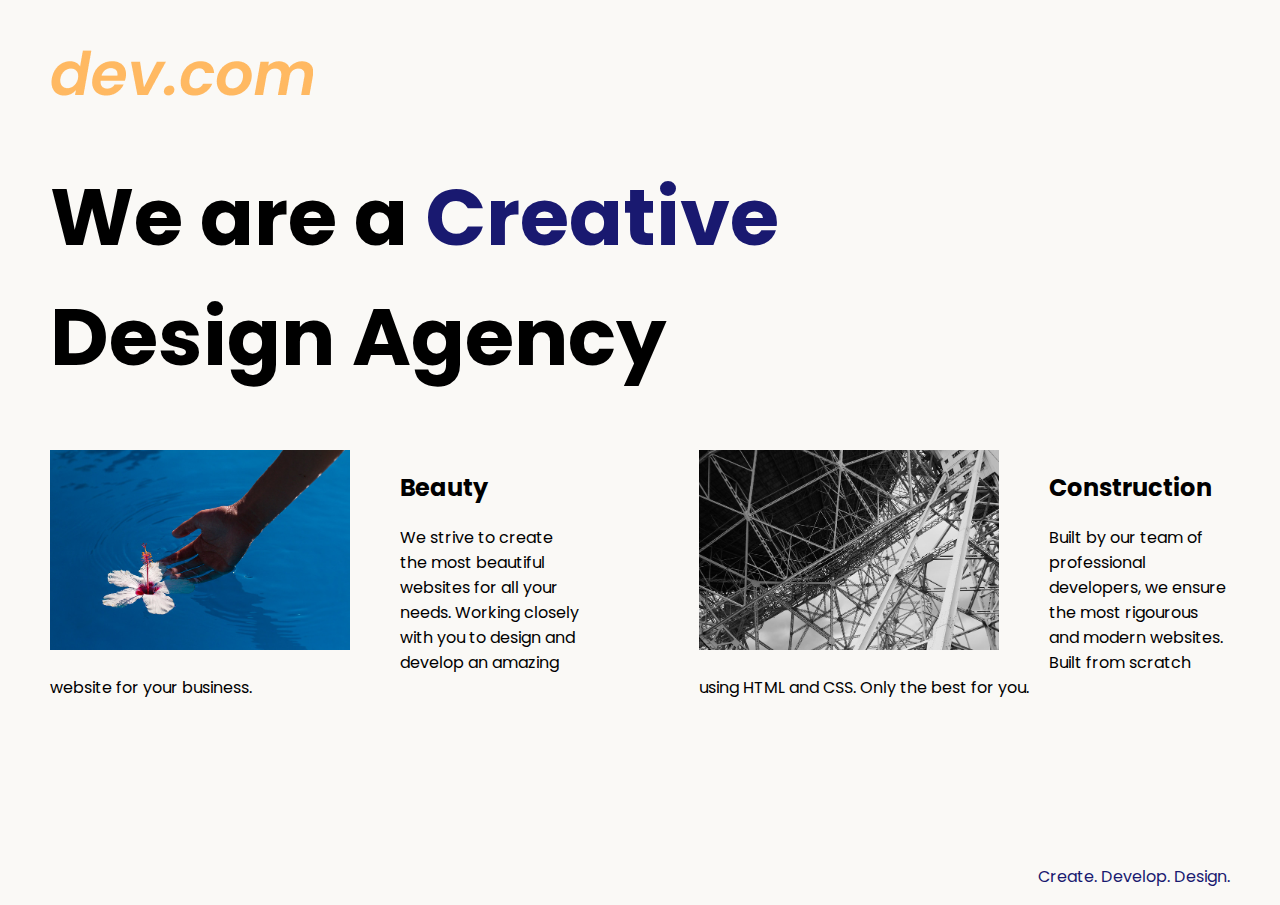
<file: Web Design Agency Project/index.html>
<!DOCTYPE html>
<html lang="en">

<head>
  <meta charset="UTF-8">
  <meta name="viewport" content="width=device-width, initial-scale=1.0">
  <title>Agency</title>
  <link rel="stylesheet" href="./solution.css">
  <link rel="preconnect" href="https://fonts.googleapis.com">
  <link rel="preconnect" href="https://fonts.gstatic.com" crossorigin>
  <link href="https://fonts.googleapis.com/css2?family=Poppins:wght@400;700&display=swap" rel="stylesheet">
</head>

<body>
  <div class="main">
    <img class="logo" src="./assets/images/logo.png" alt="logo">
    <h1>We are a <span class="creative">Creative</span> <br />Design Agency</h1>
    <div class="left card"><img class="tile-image" src="./assets/images/beautiful.jpg" alt="hand and flower in water">
      <h2 class="card-title">Beauty</h2>
      <p class="card-text">We strive to create the most beautiful websites for all your needs. Working closely with you
        to
        design and
        develop an amazing website for your business.</p>
    </div>

    <div class="right card"><img class="tile-image" src="./assets/images/construction.jpg" alt="metal structure">
      <h2 class="card-title">Construction</h2>
      <p>Built by our team of professional developers, we ensure the most rigourous and modern websites. Built from
        scratch using HTML and CSS. Only the best for you.</p>
    </div>

  </div>
  <footer>
    <p>Create. Develop. Design.</p>
  </footer>
</body>

</html>
</file>
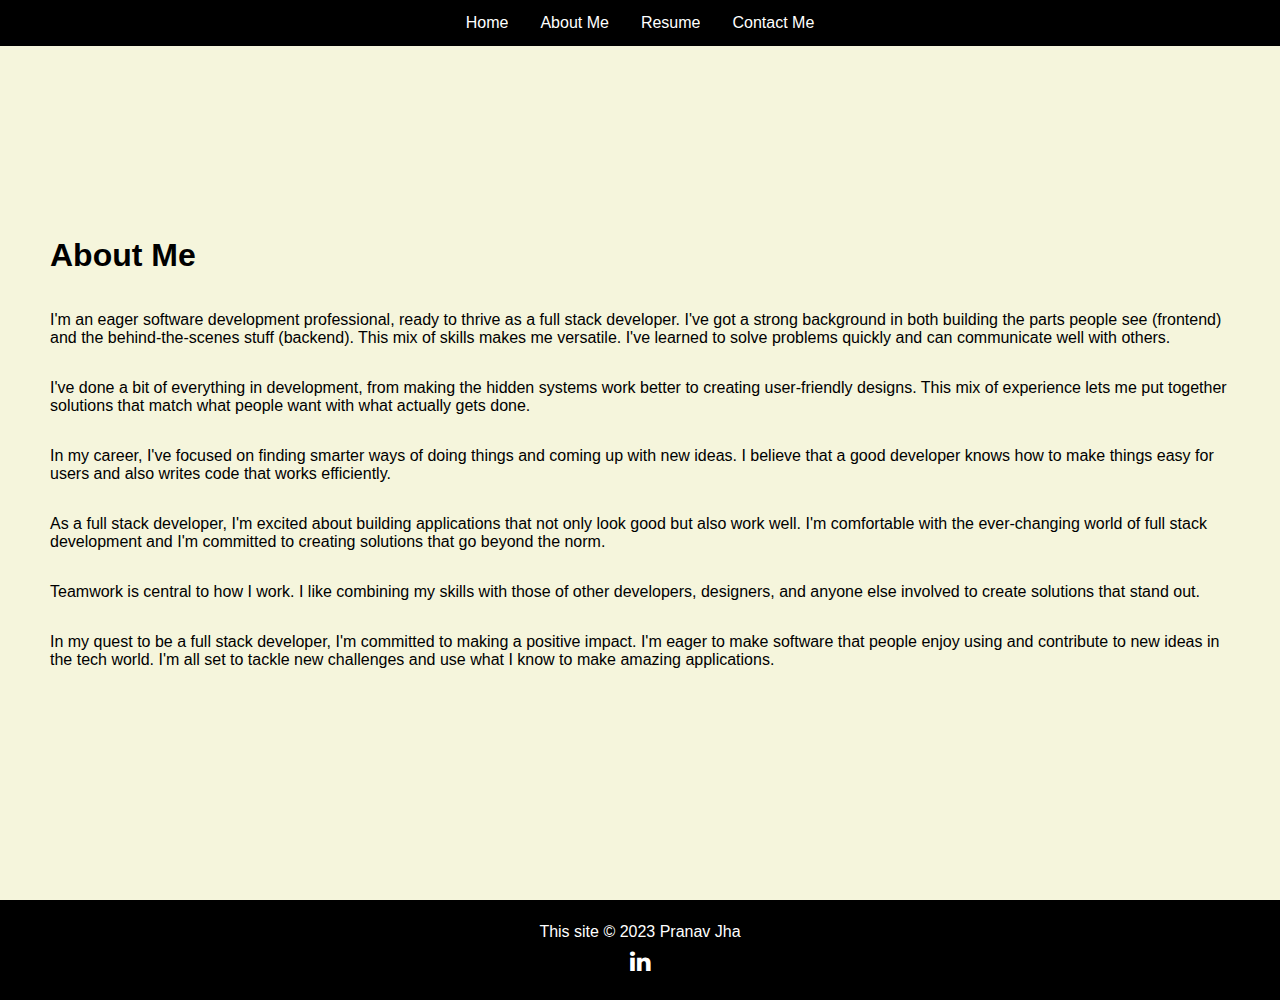
<file: aboutme.html>
<!DOCTYPE html>
<html lang="en">
  <head>
    <meta charset="UTF-8" />
    <meta name="viewport" content="width=device-width, initial-scale=1.0" />
    <title>About Me</title>
    <link
      href="https://fonts.googleapis.com/css2?family=Montserrat&display=swap"
      rel="stylesheet"
    />
    <link
      rel="stylesheet"
      href="https://cdnjs.cloudflare.com/ajax/libs/font-awesome/4.7.0/css/font-awesome.min.css"
    />
    <link rel="stylesheet" href="style.css" />
  </head>

  <body>
    <nav>
      <ul class="nav-ul">
        <li class="nav-li"><a href="index.html">Home</a></li>
        <li class="nav-li"><a href="aboutme.html">About Me</a></li>
        <li class="nav-li"><a href="resume.html">Resume</a></li>
        <li class="nav-li"><a href="contactme.html">Contact Me</a></li>
      </ul>
    </nav>
    <div class="container-aboutme">
      <h1>About Me</h1>

      <p>
        I'm an eager software development professional, ready to thrive as a
        full stack developer. I've got a strong background in both building the
        parts people see (frontend) and the behind-the-scenes stuff (backend).
        This mix of skills makes me versatile. I've learned to solve problems
        quickly and can communicate well with others.
      </p>
      <p>
        I've done a bit of everything in development, from making the hidden
        systems work better to creating user-friendly designs. This mix of
        experience lets me put together solutions that match what people want
        with what actually gets done.
      </p>
      <p>
        In my career, I've focused on finding smarter ways of doing things and
        coming up with new ideas. I believe that a good developer knows how to
        make things easy for users and also writes code that works efficiently.
      </p>
      <p>
        As a full stack developer, I'm excited about building applications that
        not only look good but also work well. I'm comfortable with the
        ever-changing world of full stack development and I'm committed to
        creating solutions that go beyond the norm.
      </p>
      <p>
        Teamwork is central to how I work. I like combining my skills with those
        of other developers, designers, and anyone else involved to create
        solutions that stand out.
      </p>
      <p>
        In my quest to be a full stack developer, I'm committed to making a
        positive impact. I'm eager to make software that people enjoy using and
        contribute to new ideas in the tech world. I'm all set to tackle new
        challenges and use what I know to make amazing applications.
      </p>
    </div>

    <footer>
      <div class="container">
          <div class="copyright">This site &copy; 2023 Pranav Jha</div>
          <div class="social-media">
              <a href="https://www.linkedin.com/in/pranavkjha24/"><i class="fa fa-linkedin" style="font-size: 24px"></i></a>
          </div>
      </div>
  </footer>
  </body>
</html>
</file>
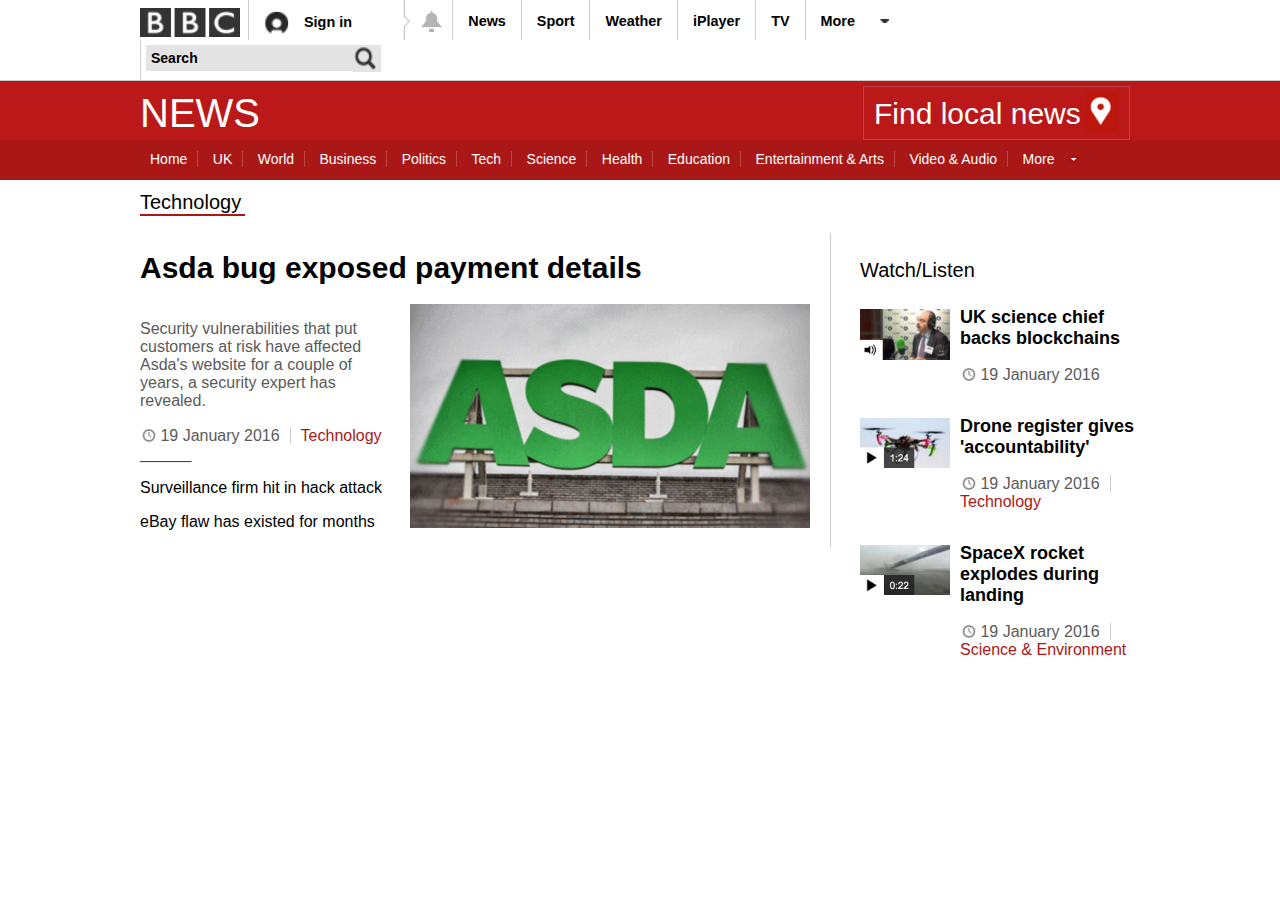
<file: bbc.html>
<html>

    <head>
        
        <title>Technology - BBC News</title>
    
        <link rel="stylesheet" type="text/css" href="bbc.css">
    
    </head>

    <body>
        
        <div id="topbar">
        
            <img id="logo" src="./assets/images/bbc-logo.png">
            
            <div id="signin-div" class="topbar-section">
            
                <img id="signin-image" src="./assets/images/signinimage.png">
                
                <span id="signin-text">Sign in</span>
            
            </div>
            
            <div id="bell-div">
            
                <img id="wigglyline" src="./assets/images/wigglyline.png">
                
                <img id="bell" src="./assets/images/bell.png">
            
            </div>
            
            <div class="topbar-section topbar-menu">
            
                News
            
            </div>
            
            <div class="topbar-section topbar-menu">
            
                Sport
            
            </div>
            
            <div class="topbar-section topbar-menu">
            
                Weather
            
            </div>
            
            <div class="topbar-section topbar-menu">
            
                iPlayer
            
            </div>
            
            <div class="topbar-section topbar-menu">
            
                TV
            
            </div>
            
            <div class="topbar-section topbar-menu">
            
                More
                
                <img id="more-arrow" src="./assets/images/more-arrow.png">
            
            </div>
            
            <div class="topbar-section">
            
                <input id="search-box" type="text" value="Search">
                
                <input type="image" id="magnifying-glass" src="./assets/images/magnifying-glass.png">
            
            </div>
        
        </div>
        
        <div class="clear"></div>
        
        <div id="menu-bar-container">
            
            <div id="menu-bar">
            
                <h1>NEWS</h1>
                
                <div id="local-news">
                
                    <a href="">Find local news</a>
                    
                    <img src="./assets/images/pointer.png">
                
                </div>
                
            </div>
            
            <div class="clear"></div>
            
            <div id="menu-bar-2-container">
            
                <div id="menu-bar-2">
                
                    <a href="">Home</a>
                    
                    <a href="">UK</a>
                    
                    <a href="">World</a>
                    
                     <a href="">Business</a>
                    
                     <a href="">Politics</a>
                    
                     <a href="">Tech</a>
                    
                     <a href="">Science</a>
                    
                     <a href="">Health</a>
                    
                     <a href="">Education</a>
                
                     <a href="">Entertainment & Arts</a>
                    
                     <a href="">Video & Audio</a>
                    
                     <a href="" class="no-border">More</a>
                    
                    <img id="down-arrow" src="./assets/images/down-arrow.png">
                
                </div>
            
            </div>
        
        </div>
        
        <div class="clear"></div>
        
        <div id="page-container">
        
            <div id="main-article">
        
                <h2>Technology</h2>
                
                <div id="article-container">
        
                    <h3><a href="">Asda bug exposed payment details</a></h3>

                    <div id="article-summary">

                        <p>Security vulnerabilities that put customers at risk have affected Asda's website for a couple of years, a security expert has revealed.</p>

                        <p><img class="clock" src="./assets/images/clock.png"> <span class="date">19 January 2016</span><a class="topic-link" href="">Technology</a></p>
                        
                        <hr id="article-hr"  align="left">
                        
                        <p><a class="article-link" href="">Surveillance firm hit in hack attack</a></p>
                        <p><a class="article-link" href="">eBay flaw has existed for months</a></p>

                    </div>
                    
                    <img id="main-article-image" src="./assets/images/main-article-image.png">
                    
                </div>
                
            </div>
            
            <div id="watch-listen">
            
                <h4>Watch/Listen</h4>
                
                <img class="article-side-image" src="./assets/images/article1.png">
                
                <div class="side-article">
                
                    <p><a class="watch-listen-link" href="">UK science chief backs blockchains</a></p>

                    <p><img class="clock" src="./assets/images/clock.png"> <span class="date">19 January 2016</span></p>
                    
                </div>
                
                <div class="clear"></div>
                
                <img class="article-side-image" src="./assets/images/article2.png">
                
                <div class="side-article">
                
                    <p><a class="watch-listen-link" href="">
Drone register gives 'accountability'</a></p>

                    <p><img class="clock" src="./assets/images/clock.png"> <span class="date border-right">19 January 2016</span><br><a class="topic-link no-border" href="">Technology</a></p>
                    
                </div>
                
                <div class="clear"></div>
                
                <img class="article-side-image" src="./assets/images/article3.png">
                
                <div class="side-article">
                
                    <p><a class="watch-listen-link" href="">SpaceX rocket explodes during landing</a></p>

                    <p><img class="clock" src="./assets/images/clock.png"> <span class="date border-right">19 January 2016</span><br><a class="topic-link no-border" href="">Science & Environment</a></p>
                    
                </div>
                
                
            
            </div>
            
            
            
            
            
        </div>
    
    </body>

</html>
</file>
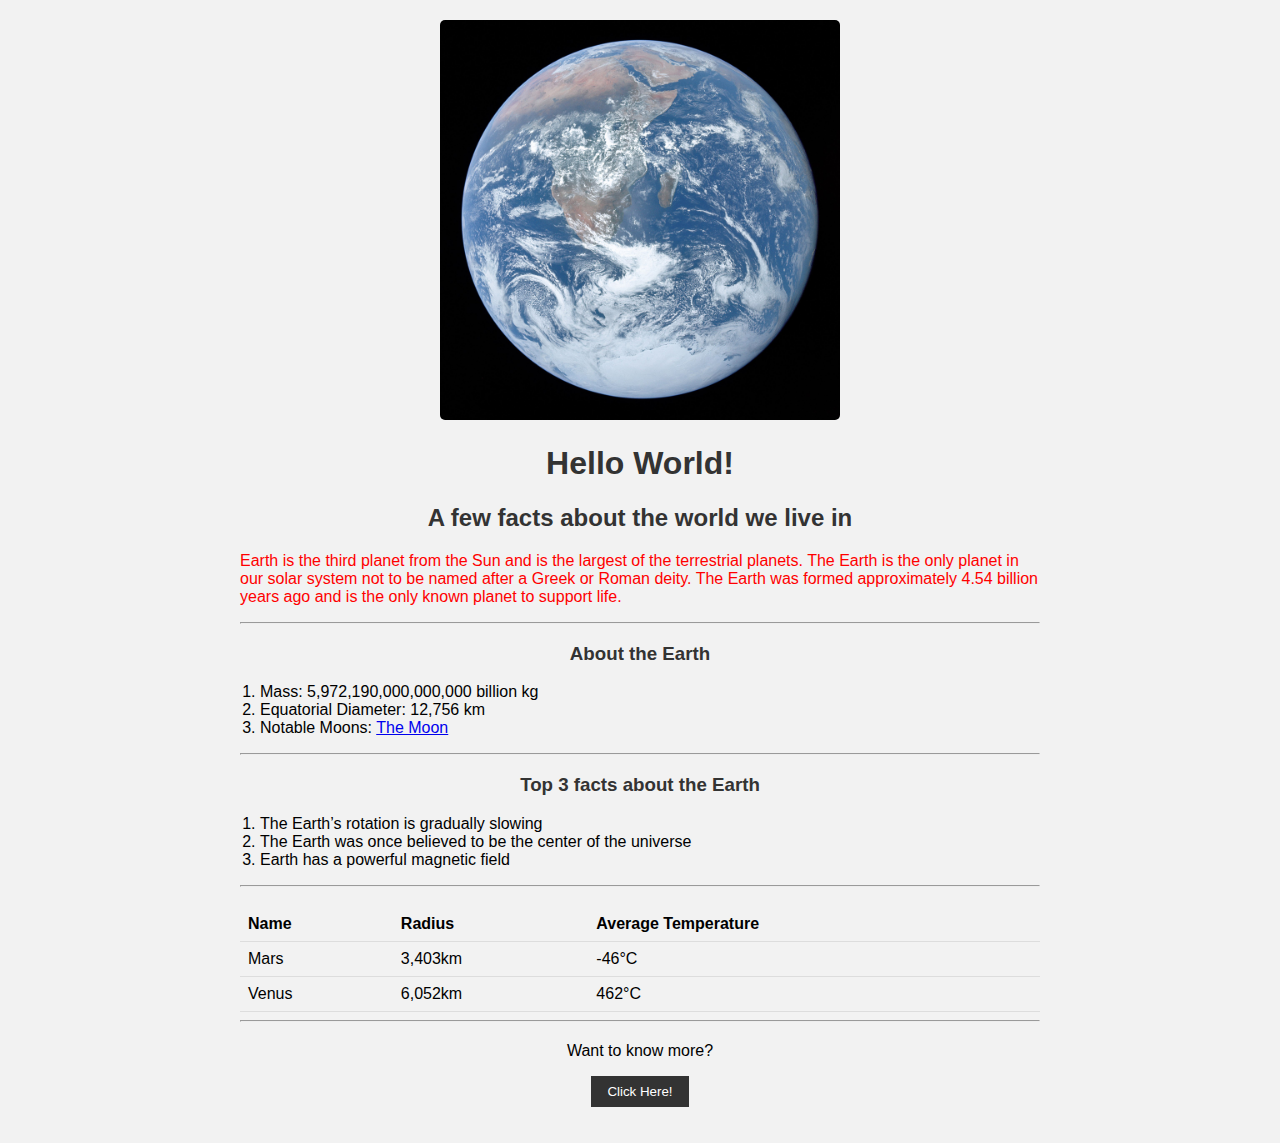
<file: Earth.html>
<!doctype html>
<html>
<head>
    <title>Hello World!</title>
    <meta charset="utf-8" />
    <meta http-equiv="Content-type" content="text/html; charset=utf-8" />
    <meta name="viewport" content="width=device-width, initial-scale=1" />

<style type="text/css">
    body {
        background-color: #f2f2f2;
        font-family: Arial, sans-serif;
        margin: 0;
        padding: 0;
    }

    .container {
        max-width: 800px;
        margin: 0 auto;
        padding: 20px;
    }

    .image-container {
        text-align: center;
        margin-bottom: 20px;
        border-radius: 5px;
    }
    .earth-image{
        border-radius: 5px;
    }

    h1, h2, h3 {
        text-align: center;
        color: #333333;
    }

    .red {
        color: red;
    }

    .fact-list {
        list-style-type: decimal;
        padding-left: 20px;
    }

    .table-container {
        margin-top: 20px;
    }

    table {
        width: 100%;
        border-collapse: collapse;
        margin-top: 10px;
    }

    th, td {
        padding: 8px;
        text-align: left;
        border-bottom: 1px solid #ddd;
    }

    form {
        margin-top: 20px;
        text-align: center;
    }

    input[type="submit"] {
        padding: 8px 16px;
        background-color: #333333;
        color: #ffffff;
        border: none;
        cursor: pointer;
    }

    input[type="submit"]:hover {
        background-color: #555555;
    }

</style>
</head>
<body>
    <div class="container">

    <div class="image-container">
        <img src="./assets/images/Earth.jpg" width="400" alt="Earth Image" class="earth-image">
    </div>

    <h1>Hello World!</h1>

    <h2>A few facts about the world we live in</h2>

    <p class="red">Earth is the third planet from the Sun and is the largest of the terrestrial planets. The Earth is the only planet in our solar system not to be named after a Greek or Roman deity. The Earth was formed approximately 4.54 billion years ago and is the only known planet to support life.</p>

    <hr>

    <div class="info-container">
        <h3>About the Earth</h3>

        <ul class="fact-list">
            <li>Mass: 5,972,190,000,000,000 billion kg</li>
            <li>Equatorial Diameter: 12,756 km</li>
            <li>Notable Moons: <a href="https://space-facts.com/the-moon/">The Moon</a></li>
        </ul>
    </div>

    <hr>

    <div class="info-container">
        <h3>Top 3 facts about the Earth</h3>

        <ol class="fact-list">
            <li>The Earth’s rotation is gradually slowing</li>
            <li>The Earth was once believed to be the center of the universe</li>
            <li>Earth has a powerful magnetic field</li>
        </ol>
    </div>

    <hr>

    <div class="table-container">
        <table>
            <thead>
                <tbody>
                <tr>
                    <th>Name</th>
                    <th>Radius</th>
                    <th>Average Temperature</th>
                </tr>
            </thead>
            <tr>
                <td>Mars</td>
                <td>3,403km</td>
                <td>-46&deg;C</td>
            </tr>
            <tr>
                <td>Venus</td>
                <td>6,052km</td>
                <td>462&deg;C</td>
            </tr>
        </tbody>
    </table>
</div>

<hr>

<div class="form-container">
    <form action="https://space-facts.com/earth/">
        <p>Want to know more?</p>
        <p><input type="submit" value="Click Here!"></p>
    </form>
</div>
</div>
</body>
</html>
</file>
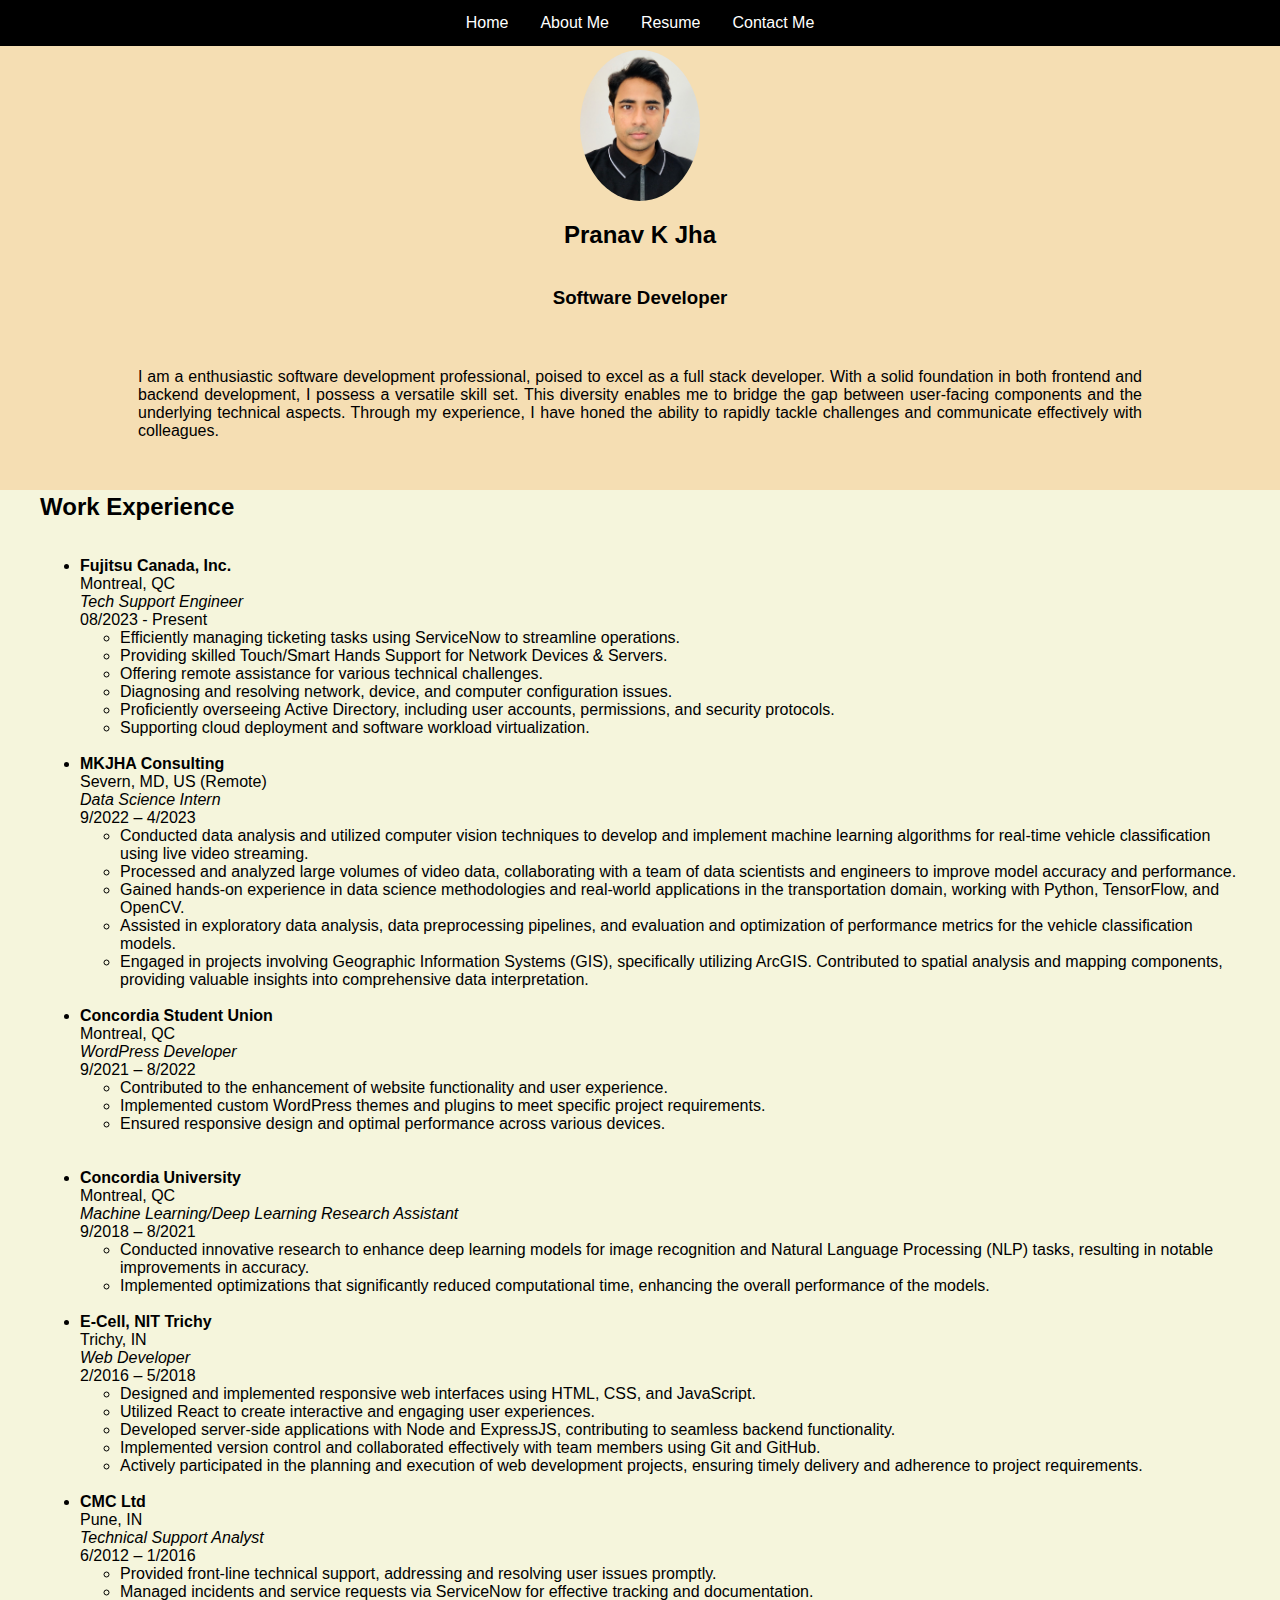
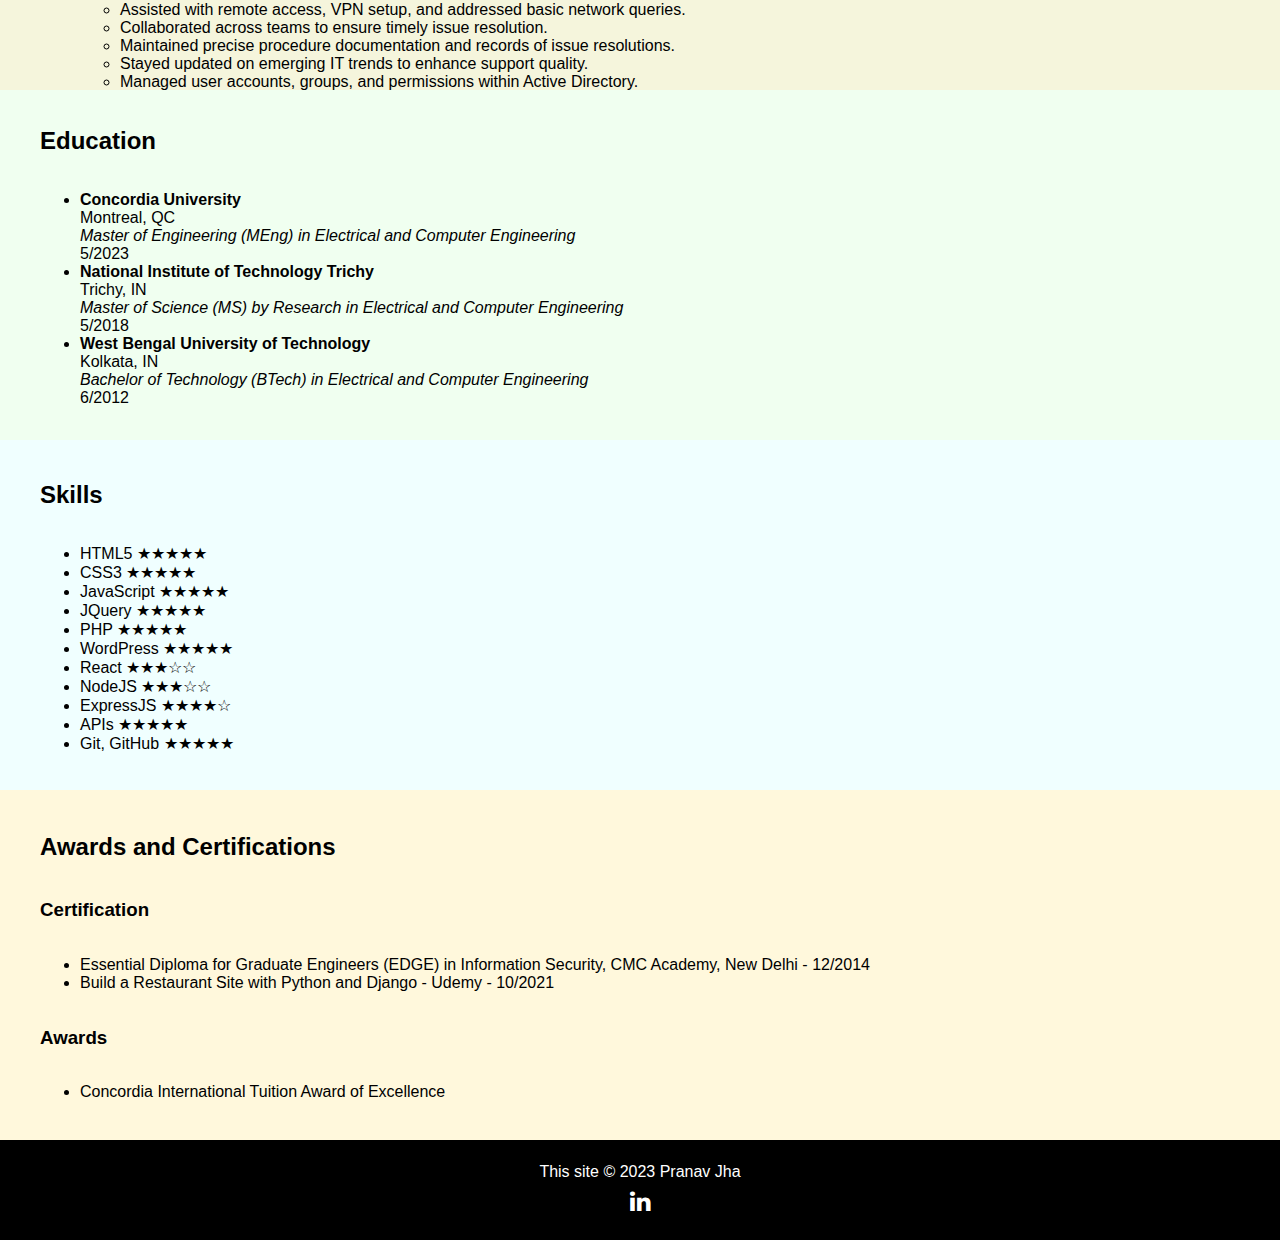
<file: resume.html>
<!DOCTYPE html>
<html lang="en">
  <head>
    <meta charset="UTF-8" />
    <meta name="viewport" content="width=device-width, initial-scale=1.0" />
    <title>My Resume</title>
    <link
      href="https://fonts.googleapis.com/css2?family=Montserrat&display=swap"
      rel="stylesheet"
    />
    <link
      rel="stylesheet"
      href="https://cdnjs.cloudflare.com/ajax/libs/font-awesome/4.7.0/css/font-awesome.min.css"
    />
    <link rel="stylesheet" href="style.css" />
  </head>

  <body>
    <nav>
      <ul class="nav-ul">
        <li class="nav-li"><a href="index.html">Home</a></li>
        <li class="nav-li"><a href="aboutme.html">About Me</a></li>
        <li class="nav-li"><a href="resume.html">Resume</a></li>
        <li class="nav-li"><a href="contactme.html">Contact Me</a></li>
      </ul>
    </nav>
    <section id="resume">
      <div class="container-resume">
        <img src="assets/images/me.jpg" alt="it's me" class="resume-image" />
        <h2>
          Pranav K Jha
          <h3>Software Developer</h3>
        </h2>
        <p>
          I am a enthusiastic software development professional, poised to excel
          as a full stack developer. With a solid foundation in both frontend
          and backend development, I possess a versatile skill set. This
          diversity enables me to bridge the gap between user-facing components
          and the underlying technical aspects. Through my experience, I have
          honed the ability to rapidly tackle challenges and communicate
          effectively with colleagues.
        </p>
      </div>
    </section>
    <section id="work-exp">
      <div class="work-exp">
        <div class="work-exp-item"><h2>Work Experience</h2></div>

        <div class="work-exp-item">
          <ul>
            <li>
              <strong>Fujitsu Canada, Inc.</strong><br />
              Montreal, QC<br />
              <em>Tech Support Engineer</em><br />
              08/2023 - Present
              <ul>
                  <li>
                      Efficiently managing ticketing tasks using ServiceNow to streamline operations.
                  </li>
                  <li>
                      Providing skilled Touch/Smart Hands Support for Network Devices & Servers.
                  </li>
                  <li>
                      Offering remote assistance for various technical challenges.
                  </li>
                  <li>
                      Diagnosing and resolving network, device, and computer configuration issues.
                  </li>
                  <li>
                      Proficiently overseeing Active Directory, including user accounts, permissions, and security protocols.
                  </li>
                  <li>
                      Supporting cloud deployment and software workload virtualization.
                  </li>
              </ul>
              <!-- End of Fujitsu Canada, Inc. -->
          </li>
          <br>
          <li>
              <strong>MKJHA Consulting</strong><br />
              Severn, MD, US (Remote)<br />
              <em>Data Science Intern</em><br />
              9/2022 – 4/2023
              <ul>
                  <li>
                      Conducted data analysis and utilized computer vision techniques to develop and implement machine learning algorithms for real-time vehicle classification using live video streaming.
                  </li>
                  <li>
                      Processed and analyzed large volumes of video data, collaborating with a team of data scientists and engineers to improve model accuracy and performance.
                  </li>
                  <li>
                      Gained hands-on experience in data science methodologies and real-world applications in the transportation domain, working with Python, TensorFlow, and OpenCV.
                  </li>
                  <li>
                      Assisted in exploratory data analysis, data preprocessing pipelines, and evaluation and optimization of performance metrics for the vehicle classification models.
                  </li>
                <li>Engaged in projects involving Geographic Information Systems (GIS), specifically utilizing ArcGIS. Contributed to spatial analysis and mapping components, providing valuable insights into comprehensive data interpretation.</li>
              </ul>
              <!-- End of MKJHA Consulting -->
          </li>
            <br>
          <li>
            <strong>Concordia Student Union</strong><br />
            Montreal, QC<br />
            <em>WordPress Developer</em><br />
            9/2021 – 8/2022
           <ul>
              <li>Contributed to the enhancement of website functionality and user experience.</li>
              <li>Implemented custom WordPress themes and plugins to meet specific project requirements.</li>
              <li>Ensured responsive design and optimal performance across various devices.</li>
          </ul>
        </li>
        <br>
          <br>
          <li>
            <strong>Concordia University</strong><br />
            Montreal, QC<br />
            <em>Machine Learning/Deep Learning Research Assistant</em><br />
            9/2018 – 8/2021
            <ul>
                <li>
                    Conducted innovative research to enhance deep learning models for image recognition and Natural Language Processing (NLP) tasks, resulting in notable improvements in accuracy.
                </li>
                <li>
                    Implemented optimizations that significantly reduced computational time, enhancing the overall performance of the models.
                </li>
            </ul>
        </li>
        <br>
        <li>
            <strong>E-Cell, NIT Trichy</strong><br />
            Trichy, IN<br />
            <em>Web Developer</em><br />
            2/2016 – 5/2018
            <ul>
                <li>
                    Designed and implemented responsive web interfaces using HTML, CSS, and JavaScript.
                </li>
                <li>
                    Utilized React to create interactive and engaging user experiences.
                </li>
                <li>
                    Developed server-side applications with Node and ExpressJS, contributing to seamless backend functionality.
                </li>
                <li>
                    Implemented version control and collaborated effectively with team members using Git and GitHub.
                </li>
                <li>
                    Actively participated in the planning and execution of web development projects, ensuring timely delivery and adherence to project requirements.
                </li>
            </ul>
        </li>
        <br>
        <li>
          <strong>CMC Ltd</strong><br />
          Pune, IN<br />
          <em>Technical Support Analyst</em><br />
          6/2012 – 1/2016
          <ul>
              <li>Provided front-line technical support, addressing and resolving user issues promptly.</li>
              <li>Managed incidents and service requests via ServiceNow for effective tracking and documentation.</li>
              <li>Assisted with remote access, VPN setup, and addressed basic network queries.</li>
              <li>Collaborated across teams to ensure timely issue resolution.</li>
              <li>Maintained precise procedure documentation and records of issue resolutions.</li>
              <li>Stayed updated on emerging IT trends to enhance support quality.</li>
              <li>Managed user accounts, groups, and permissions within Active Directory.</li>
          </ul>
      </li>
      
        
          

          </ul>
        </div>
      </div>
    </section>
    <section id="education">
      <div class="container-education">
        <div class="education-item"><h2>Education</h2></div>
        <div class="education-item">
          <ul>
            <li>
              <strong>Concordia University</strong><br />
              Montreal, QC<br />
              <em
                >Master of Engineering (MEng) in Electrical and Computer
                Engineering</em
              ><br />
              5/2023
            </li>
            <li>
              <strong>National Institute of Technology Trichy</strong><br />
              Trichy, IN<br />
              <em
                >Master of Science (MS) by Research in Electrical and Computer
                Engineering</em
              ><br />
              5/2018
            </li>
            <li>
              <strong>West Bengal University of Technology</strong><br />
              Kolkata, IN<br />
              <em
                >Bachelor of Technology (BTech) in Electrical and Computer
                Engineering</em
              ><br />
              6/2012
            </li>
          </ul>
        </div>
      </div>
    </section>
    <section id="skills">
      <div class="skills">
        <div class="skill-item">
          <h2>Skills</h2>
        </div>
        <div class="skill-item">
          <ul>
            <li>HTML5 <span class="star">★★★★★</span></li>
            <li>CSS3 <span class="star">★★★★★</span></li>
            <li>JavaScript <span class="star">★★★★★</span></li>
            <li>JQuery <span class="star">★★★★★</span></li>
            <li>PHP <span class="star">★★★★★</span></li>
            <li>WordPress <span class="star">★★★★★</span></li>
            <li>React <span class="star">★★★☆☆</span></li>
            <li>NodeJS <span class="star">★★★☆☆</span></li>
            <li>ExpressJS <span class="star">★★★★☆</span></li>
            <li>APIs <span class="star">★★★★★</span></li>
            <li>Git, GitHub <span class="star">★★★★★</span></li>
          </ul>
        </div>
      </div>
    </section>
    <section id="awards">
      <div class="awards">
        <div class="awards-item">
          <h2>Awards and Certifications</h2>
        </div>
        <div class="awards-item">
          <h3>Certification</h3>
        </div>
        <div class="awards-item">
          <ul>
            <li>
              Essential Diploma for Graduate Engineers (EDGE) in Information
              Security, CMC Academy, New Delhi - 12/2014
            </li>
            <li>
              Build a Restaurant Site with Python and Django - Udemy - 10/2021
            </li>
          </ul>
        </div>
        <div class="awards-item">
          <h3 class="h3-awards">Awards</h3>
        </div>
        <div class="awards-item">
          <ul>
            <li>Concordia International Tuition Award of Excellence</li>
          </ul>
        </div>
      </div>
    </section>

    <footer>
      <div class="container">
          <div class="copyright">This site &copy; 2023 Pranav Jha</div>
          <div class="social-media">
              <a href="https://www.linkedin.com/in/pranavkjha24/"><i class="fa fa-linkedin" style="font-size: 24px"></i></a>
          </div>
      </div>
  </footer>
  
  </body>
</html>
</file>
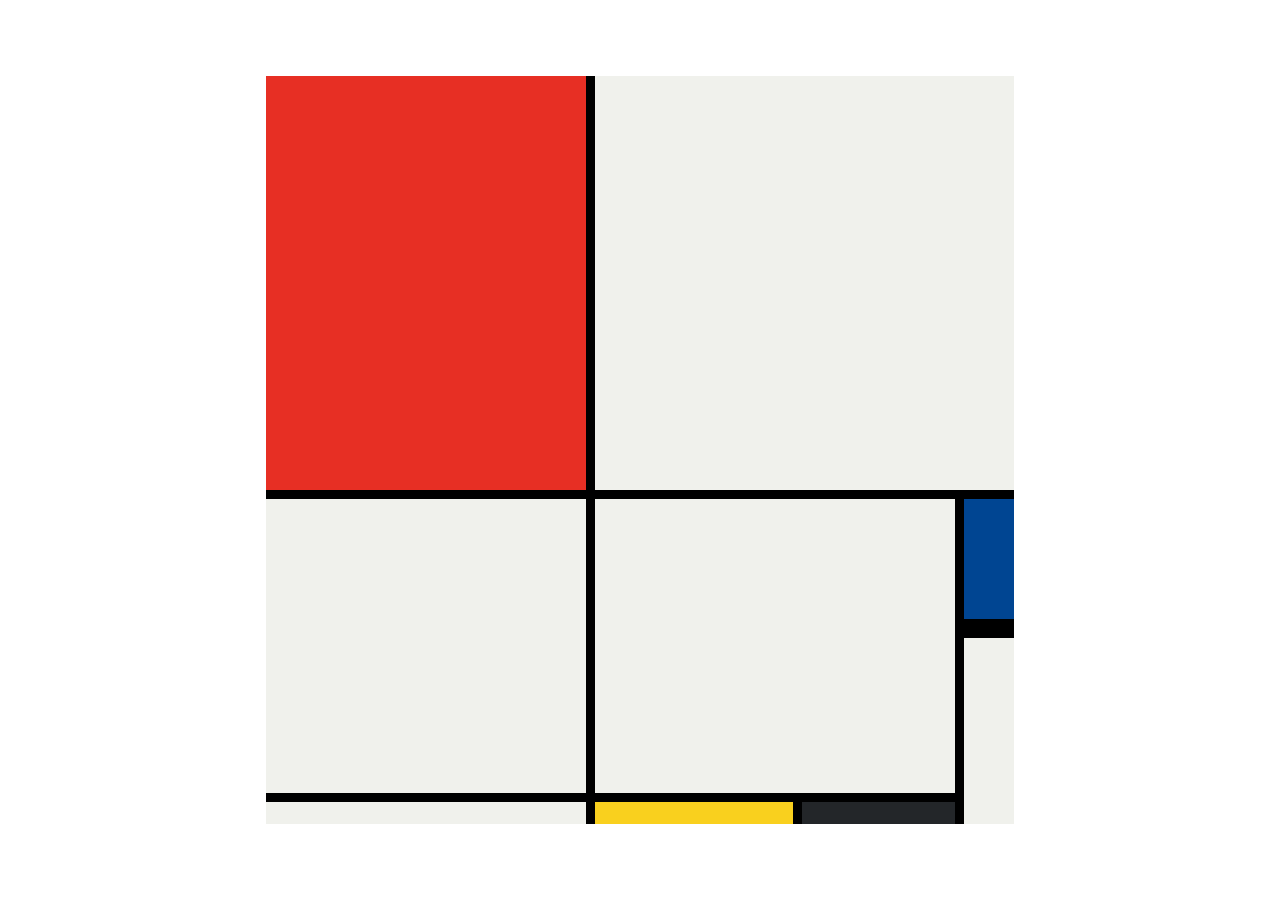
<file: Mondrian Project/solution.html>
<!DOCTYPE html>
<html lang="en">

<head>
  <meta charset="UTF-8">
  <meta name="viewport" content="width=device-width, initial-scale=1.0">
  <title>Mondrian Project</title>
  <style>
    /* 
    Write your CSS here 
    Line Colour: #000
    White: #F0F1EC
    Red: #E72F24
    Black: #232629
    Blue: #004592
    Yellow: #F9D01E
    */
    body {
      display: flex;
      justify-content: center;
      align-items: center;
      height: 100vh;
      margin: 0;
      padding: 0;
    }

    .container {
      height: 748px;
      width: 748px;
      display: grid;
      background-color: #000;
      grid-template-columns: 320px 198px 153px 50px;
      grid-template-rows: 414px 130px 155px 22px;
      gap: 9px;
    }

    .item {
      background-color: #F0F1EC;
    }

    .red {
      background-color: #E72F24;
    }

    .white1 {
      grid-column: span 3;
    }

    .white2 {
      grid-row: span 2;
    }

    .white3 {
      grid-area: 2 / 2 / 4 /4
    }

    .blue {
      background-color: #004592;
      border-bottom: 10px solid #000;
    }

    .white4 {
      grid-row: span 2;
    }

    .yellow {
      background-color: #F9D01E;
    }

    .black {
      background-color: #232629;
    }
  </style>
</head>

<body>
  <!-- Write your HTML here -->

  <div class="container">
    <div class="item red"></div>
    <div class="item white1"></div>
    <div class="item white2"></div>
    <div class="item white3"></div>

    <div class="item blue"></div>
    <div class="item white4"></div>

    <div class="item"></div>
    <div class="item yellow"></div>
    <div class="item black"></div>
  </div>
</body>

</html>
</file>
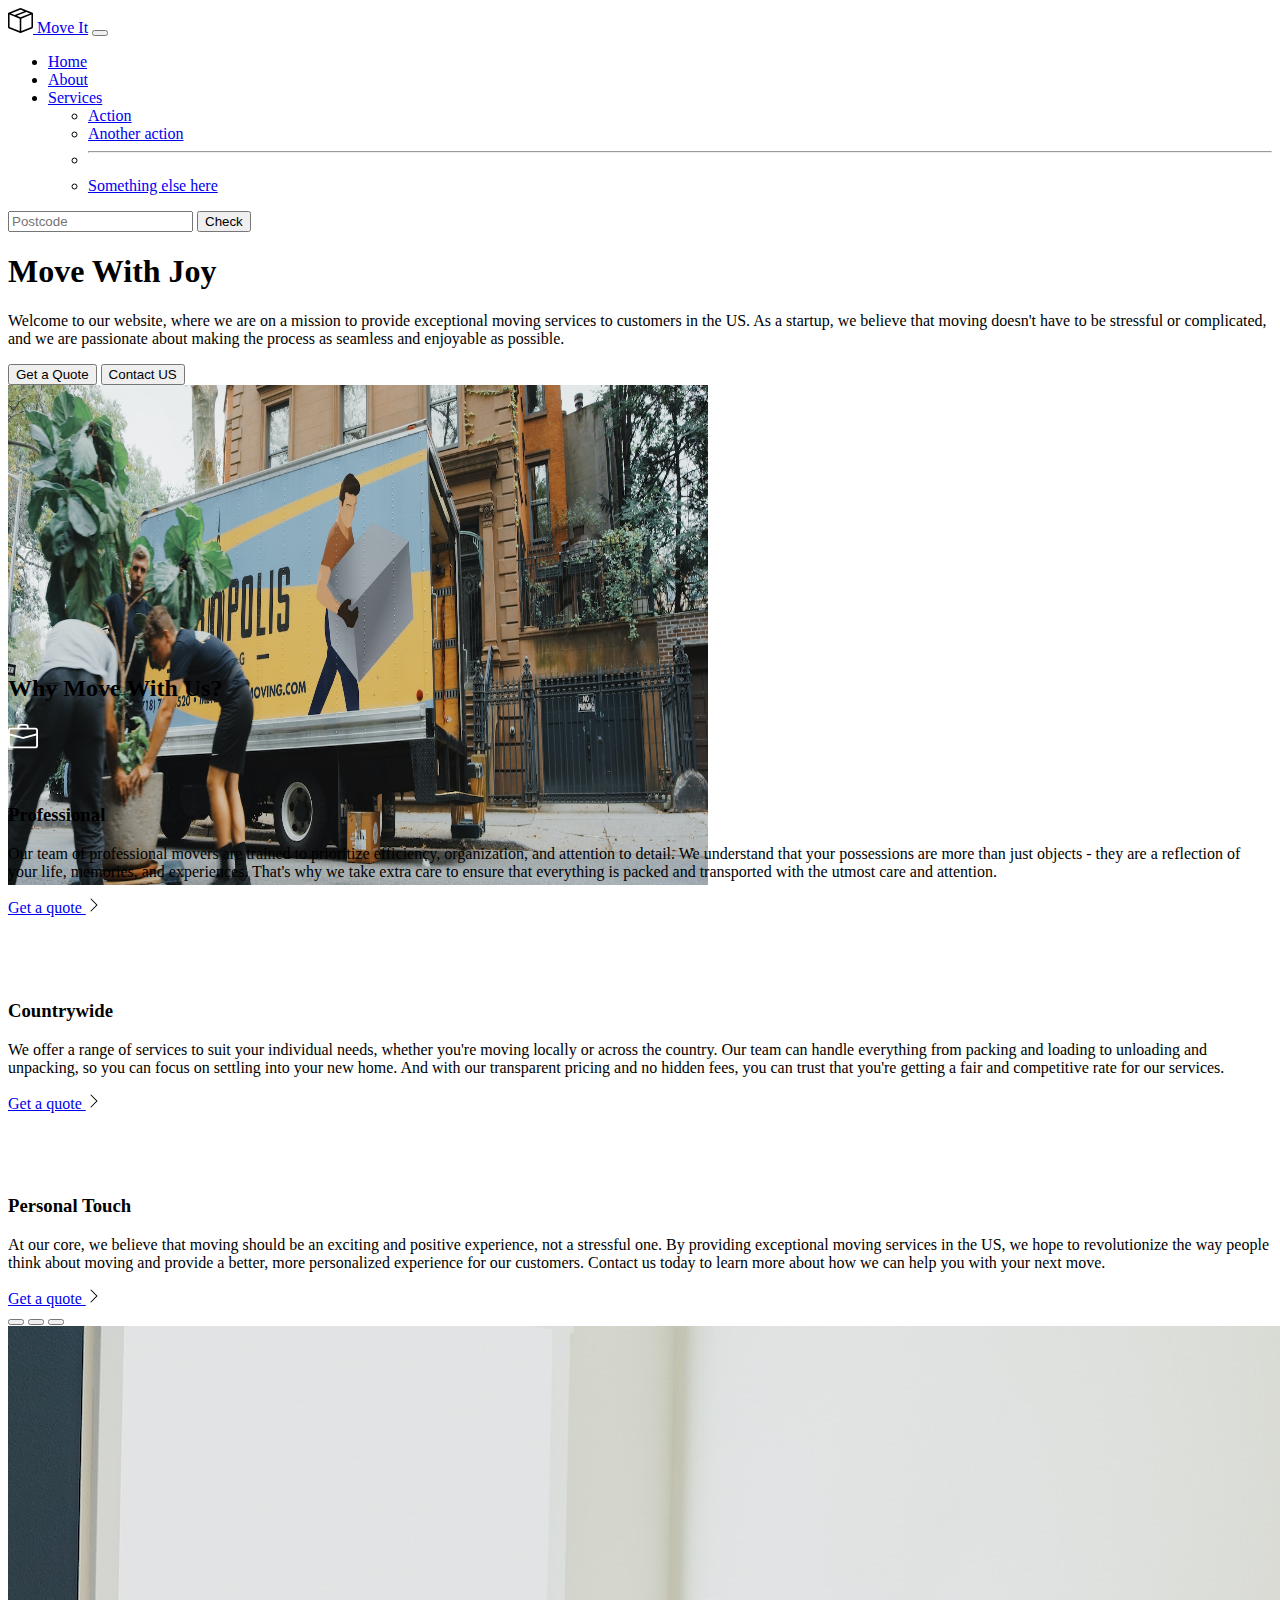
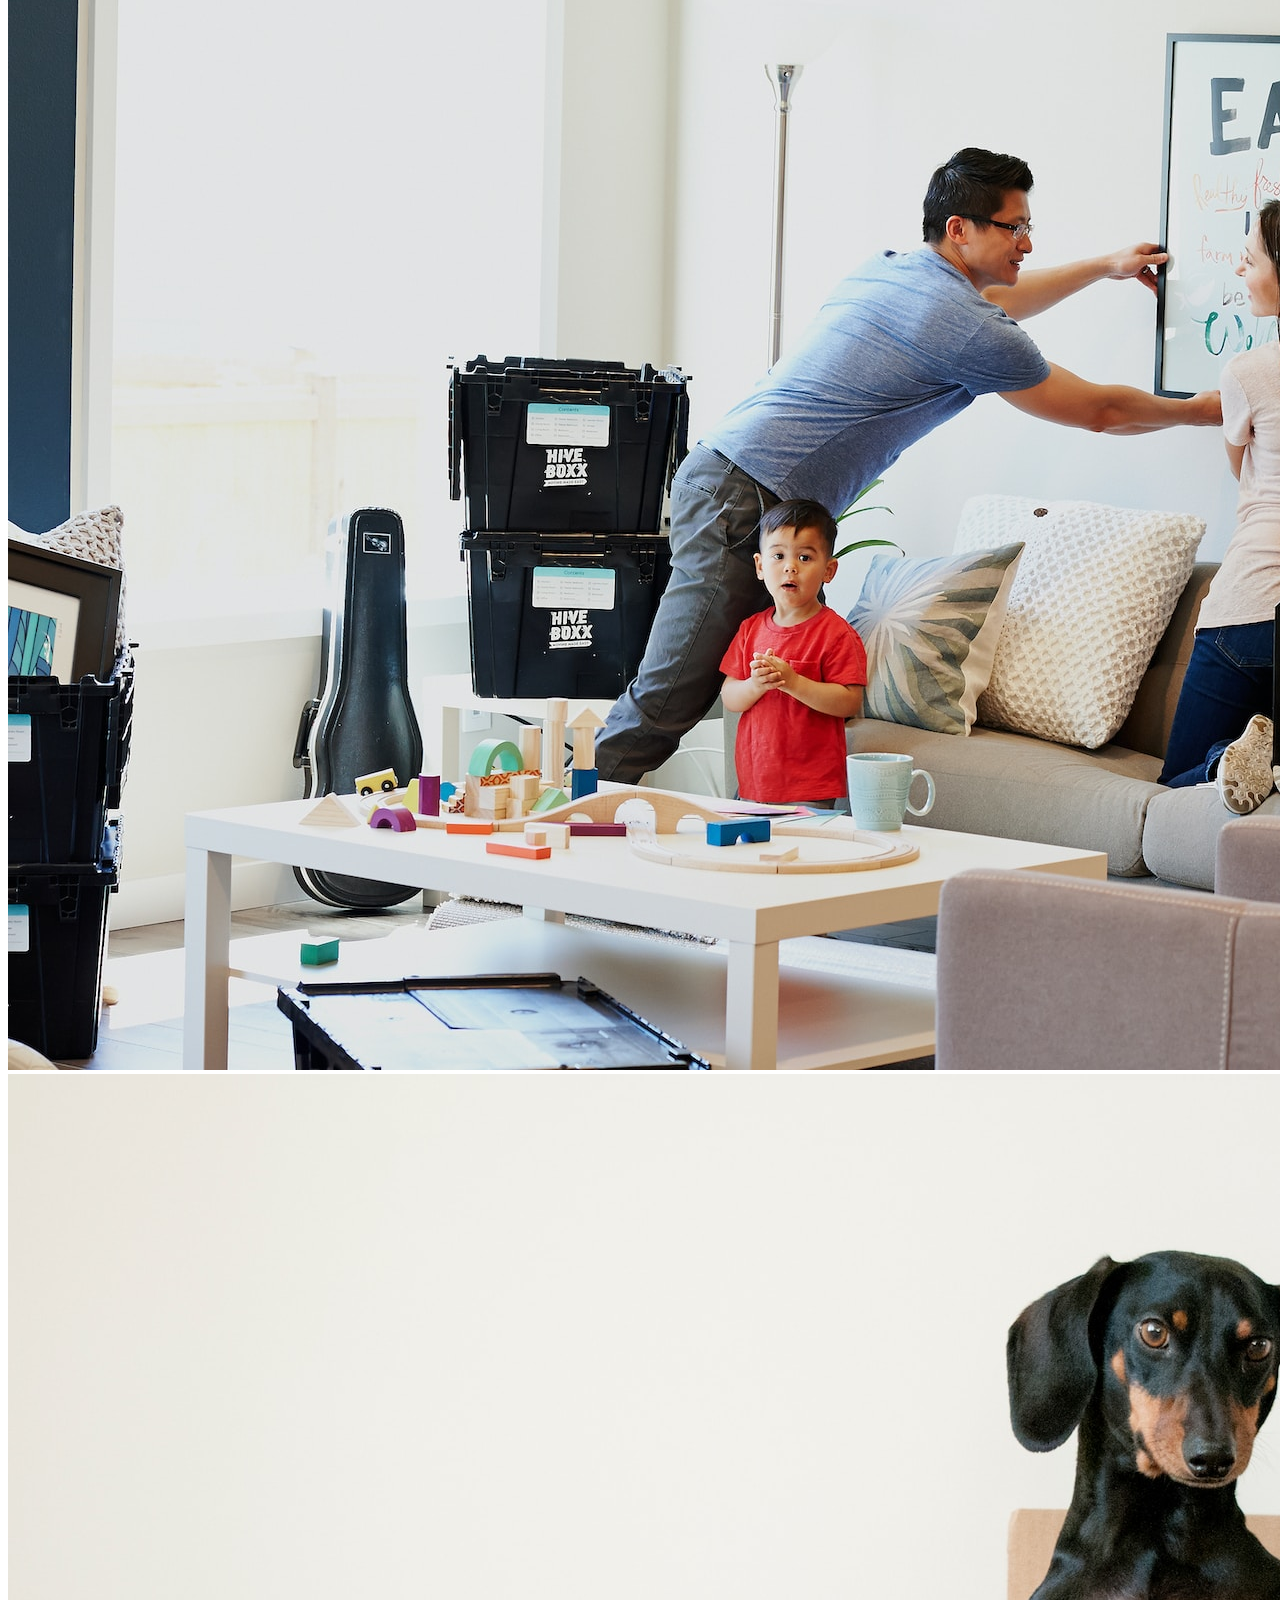
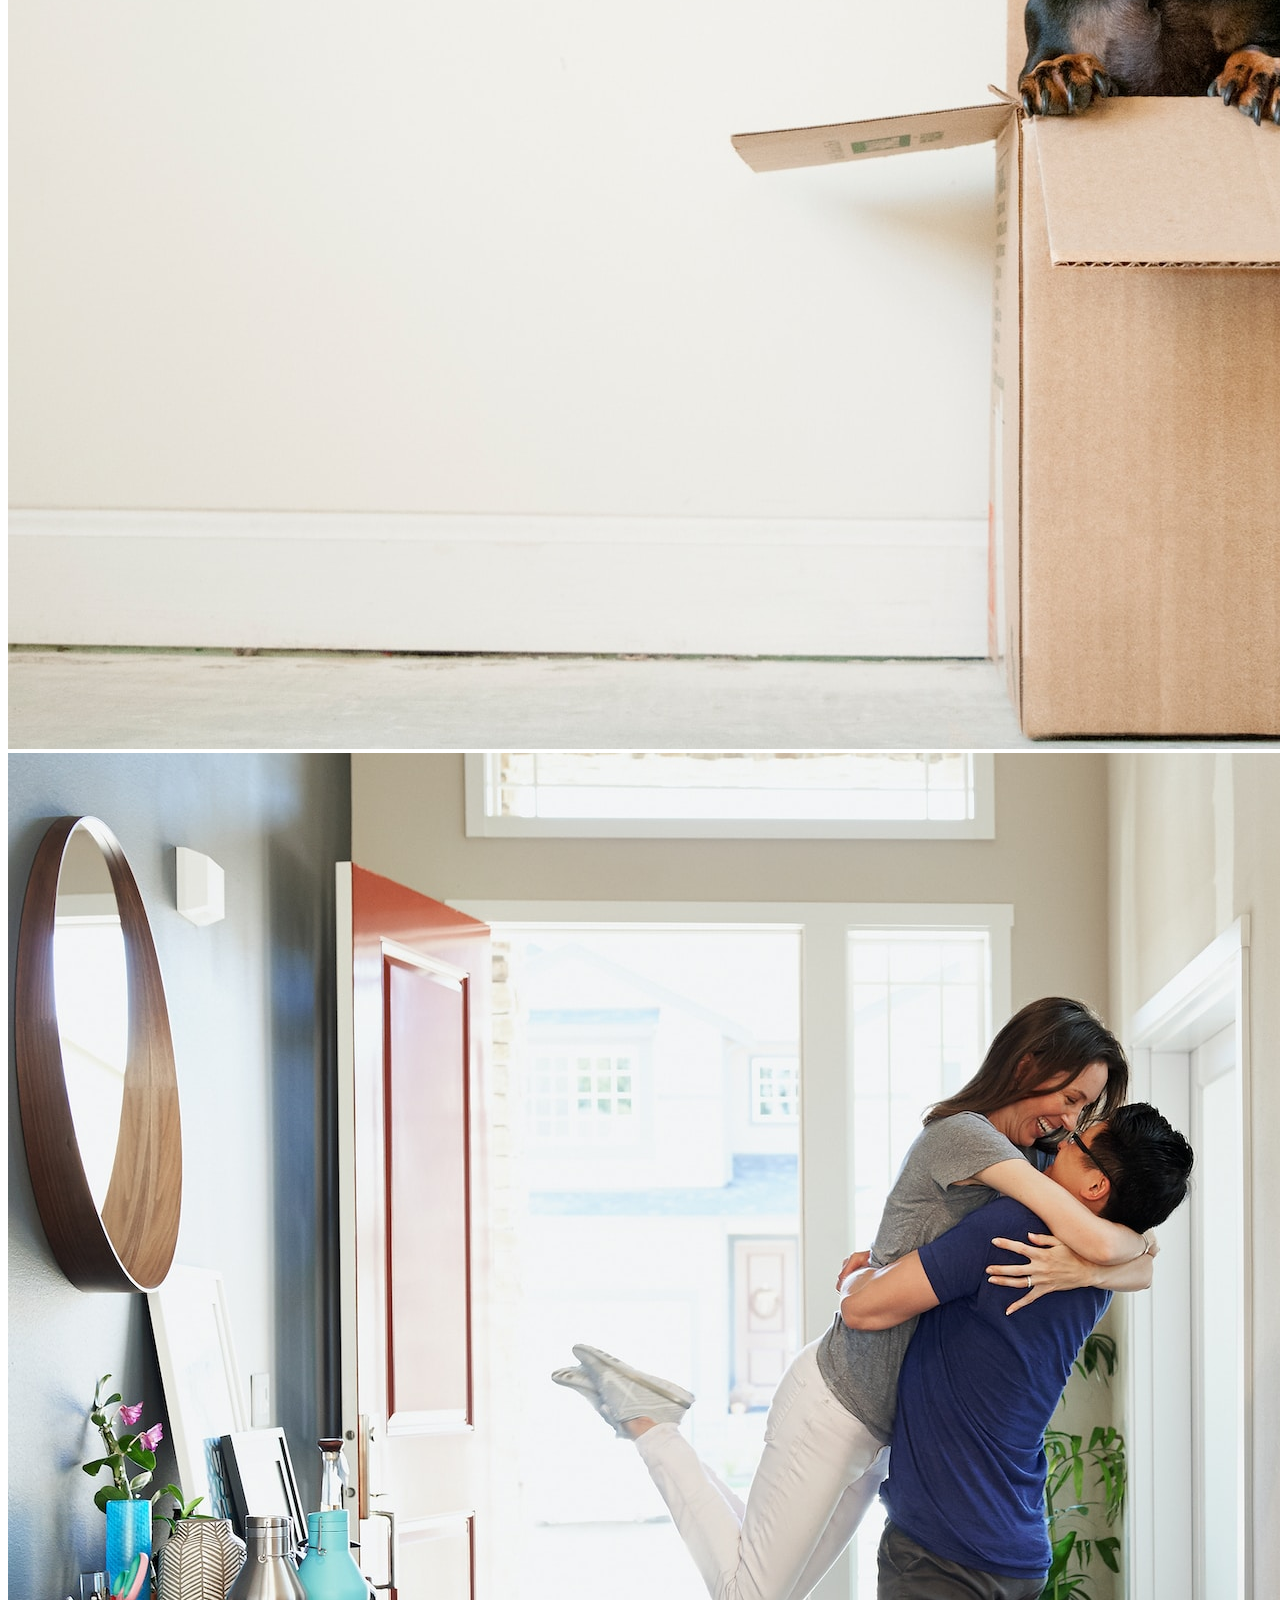
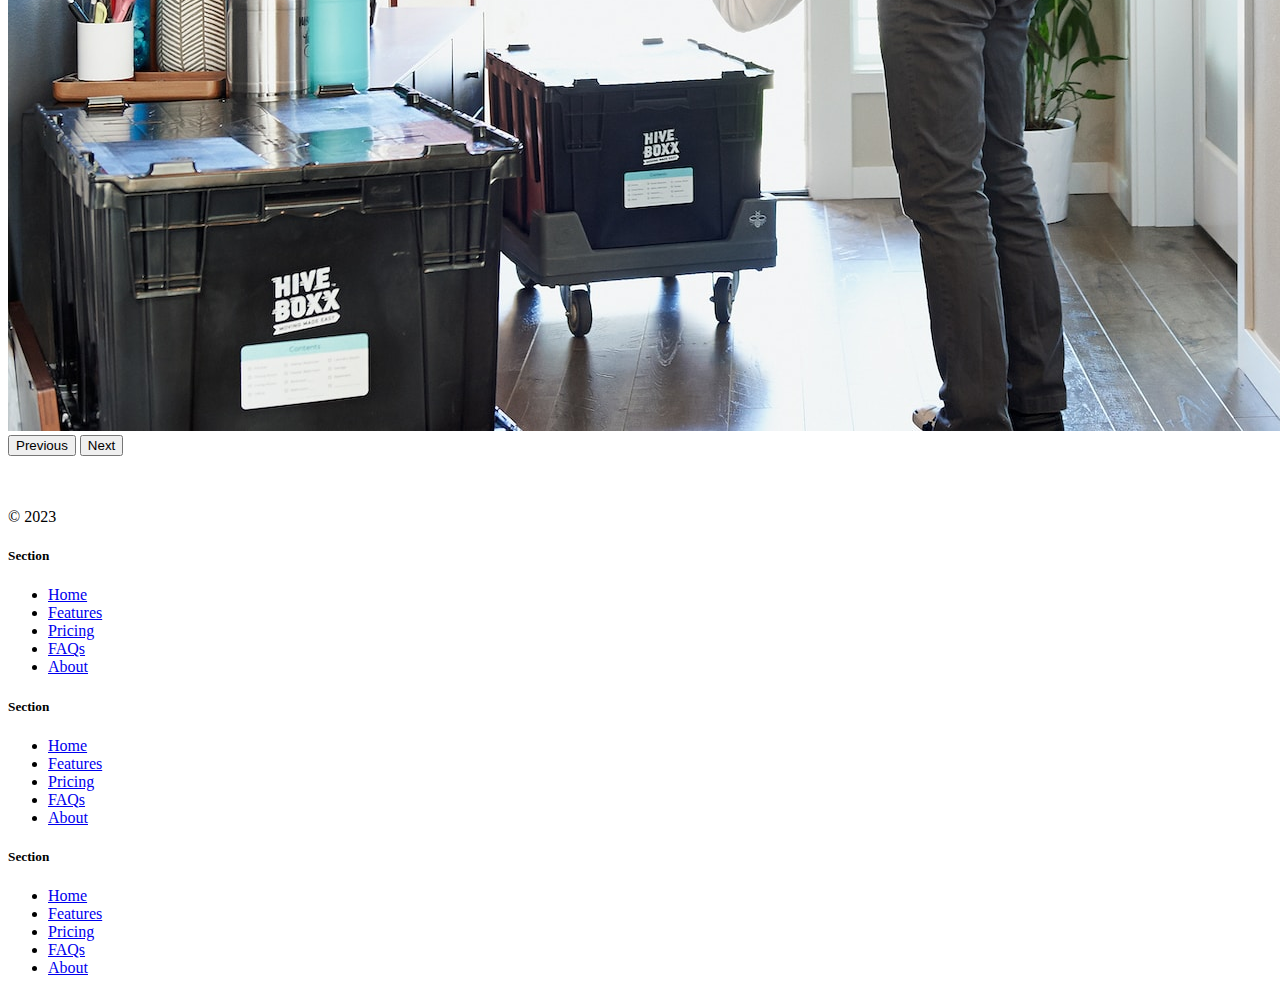
<file: Move-it Project/index-practice-I.html>
<!DOCTYPE html>
<html lang="en" data-bs-theme="dark">
  <head>
    <meta charset="UTF-8" />
    <meta name="viewport" content="width=device-width, initial-scale=1.0" />
    <title>Bootstrap Components</title>
    <link
      href="https://cdn.jsdelivr.net/npm/bootstrap@5.3.0-alpha2/dist/css/bootstrap.min.css"
      rel="stylesheet"
      integrity="sha384-aFq/bzH65dt+w6FI2ooMVUpc+21e0SRygnTpmBvdBgSdnuTN7QbdgL+OapgHtvPp"
      crossorigin="anonymous"
    />
    <style>
      .feature-icon {
        width: 4rem;
        height: 4rem;
        border-radius: 0.75rem;
      }
    </style>
  </head>

  <body>
    <nav class="navbar navbar-expand-lg bg-body-tertiary">
      <div class="container-fluid">
        <a class="navbar-brand" href="#"
          ><img src="box-seam.svg" alt="Move It Brand Icon" height="25" /> Move
          It</a
        >
        <button
          class="navbar-toggler"
          type="button"
          data-bs-toggle="collapse"
          data-bs-target="#navbarSupportedContent"
          aria-controls="navbarSupportedContent"
          aria-expanded="false"
          aria-label="Toggle navigation"
        >
          <span class="navbar-toggler-icon"></span>
        </button>
        <div class="collapse navbar-collapse" id="navbarSupportedContent">
          <ul class="navbar-nav me-auto mb-2 mb-lg-0">
            <li class="nav-item">
              <a class="nav-link active" aria-current="page" href="#">Home</a>
            </li>
            <li class="nav-item">
              <a class="nav-link" href="#">About</a>
            </li>
            <li class="nav-item dropdown">
              <a
                class="nav-link dropdown-toggle"
                href="#"
                role="button"
                data-bs-toggle="dropdown"
                aria-expanded="false"
              >
                Services
              </a>
              <ul class="dropdown-menu">
                <li><a class="dropdown-item" href="#">Action</a></li>
                <li><a class="dropdown-item" href="#">Another action</a></li>
                <li><hr class="dropdown-divider" /></li>
                <li>
                  <a class="dropdown-item" href="#">Something else here</a>
                </li>
              </ul>
            </li>
          </ul>
          <form class="d-flex" role="search">
            <input
              class="form-control me-2"
              type="search"
              placeholder="Postcode"
              aria-label="Search"
            />
            <button class="btn btn-outline-success" type="submit">Check</button>
          </form>
        </div>
      </div>
    </nav>
    <div class="px-4 pt-5 my-5 text-center border-bottom">
      <h1 class="display-4 fw-bold text-body-emphasis">Move With Joy</h1>
      <div class="col-lg-6 mx-auto">
        <p class="lead mb-4">
          Welcome to our website, where we are on a mission to provide
          exceptional moving services to customers in the US. As a startup, we
          believe that moving doesn't have to be stressful or complicated, and
          we are passionate about making the process as seamless and enjoyable
          as possible.
        </p>
        <div class="d-grid gap-2 d-sm-flex justify-content-sm-center mb-5">
          <button type="button" class="btn btn-primary btn-lg px-4 me-sm-3">
            Get a Quote
          </button>
          <button type="button" class="btn btn-outline-secondary btn-lg px-4">
            Contact US
          </button>
        </div>
      </div>
      <div class="overflow-hidden" style="max-height: 30vh">
        <div class="container px-5">
          <img
            src="moving-van.jpg"
            class="img-fluid border rounded-3 shadow-lg mb-4"
            alt="Example image"
            width="700"
            height="500"
            loading="lazy"
          />
        </div>
      </div>
    </div>

    <div class="container px-4 py-5" id="featured-3">
      <h2 class="pb-2 border-bottom">Why Move With Us?</h2>
      <div class="row g-4 py-5 row-cols-1 row-cols-lg-3">
        <div class="feature col">
          <div
            class="feature-icon d-inline-flex align-items-center justify-content-center text-bg-primary bg-gradient fs-2 mb-3"
          >
            <img src="./briefcase.svg" alt="briefcase" height="30">
          </div>
          <h3 class="fs-2 text-body-emphasis">Professional</h3>
          <p>
            Our team of professional movers are trained to prioritize
            efficiency, organization, and attention to detail. We understand
            that your possessions are more than just objects - they are a
            reflection of your life, memories, and experiences. That's why we
            take extra care to ensure that everything is packed and transported
            with the utmost care and attention.
          </p>
          <a href="#" class="icon-link">
            Get a quote
            <img src="./chevron-right.svg" alt="chevron-right">
          </a>
        </div>
        <div class="feature col">
          <div
            class="feature-icon d-inline-flex align-items-center justify-content-center text-bg-primary bg-gradient fs-2 mb-3"
          >
            <img src="bus-front.svg" alt="bus-front" height="30">
          </div>
          <h3 class="fs-2 text-body-emphasis">Countrywide</h3>
          <p>
            We offer a range of services to suit your individual needs, whether
            you're moving locally or across the country. Our team can handle
            everything from packing and loading to unloading and unpacking, so
            you can focus on settling into your new home. And with our
            transparent pricing and no hidden fees, you can trust that you're
            getting a fair and competitive rate for our services.
          </p>
          <a href="#" class="icon-link">
            Get a quote
            <img src="./chevron-right.svg" alt="chevron-right">
          </a>
        </div>
        <div class="feature col">
          <div
            class="feature-icon d-inline-flex align-items-center justify-content-center text-bg-primary bg-gradient fs-2 mb-3"
          >
            <img src="chat-square-heart.svg" alt="chat-square-heart" height="30">
          </div>
          <h3 class="fs-2 text-body-emphasis">Personal Touch</h3>
          <p>
            At our core, we believe that moving should be an exciting and
            positive experience, not a stressful one. By providing exceptional
            moving services in the US, we hope to revolutionize the way people
            think about moving and provide a better, more personalized
            experience for our customers. Contact us today to learn more about
            how we can help you with your next move.
          </p>
          <a href="#" class="icon-link">
            Get a quote
            <img src="./chevron-right.svg" alt="chevron-right">
          </a>
        </div>
      </div>
    </div>

    <div class="container">
      <div id="carouselExampleIndicators" class="carousel slide">
        <div class="carousel-indicators">
          <button type="button" data-bs-target="#carouselExampleIndicators" data-bs-slide-to="0" class="active" aria-current="true" aria-label="Slide 1"></button>
          <button type="button" data-bs-target="#carouselExampleIndicators" data-bs-slide-to="1" aria-label="Slide 2"></button>
          <button type="button" data-bs-target="#carouselExampleIndicators" data-bs-slide-to="2" aria-label="Slide 3"></button>
        </div>
        <div class="carousel-inner">
          <div class="carousel-item active">
            <img src="family.jpg" class="d-block w-100" alt="family">
          </div>
          <div class="carousel-item">
            <img src="dog.jpg" class="d-block w-100" alt="dog">
          </div>
          <div class="carousel-item">
            <img src="couple.jpg" class="d-block w-100" alt="couple">
          </div>
        </div>
        <button class="carousel-control-prev" type="button" data-bs-target="#carouselExampleIndicators" data-bs-slide="prev">
          <span class="carousel-control-prev-icon" aria-hidden="true"></span>
          <span class="visually-hidden">Previous</span>
        </button>
        <button class="carousel-control-next" type="button" data-bs-target="#carouselExampleIndicators" data-bs-slide="next">
          <span class="carousel-control-next-icon" aria-hidden="true"></span>
          <span class="visually-hidden">Next</span>
        </button>
      </div>
      <div class="container">
        <footer class="row row-cols-1 row-cols-sm-2 row-cols-md-5 py-5 my-5 border-top">
          <div class="col mb-3">
            <a href="/" class="d-flex align-items-center mb-3 link-body-emphasis text-decoration-none">
              <svg class="bi me-2" width="40" height="32"><use xlink:href="#bootstrap"></use></svg>
            </a>
            <p class="text-body-secondary">© 2023</p>
          </div>
      
          <div class="col mb-3">
      
          </div>
      
          <div class="col mb-3">
            <h5>Section</h5>
            <ul class="nav flex-column">
              <li class="nav-item mb-2"><a href="#" class="nav-link p-0 text-body-secondary">Home</a></li>
              <li class="nav-item mb-2"><a href="#" class="nav-link p-0 text-body-secondary">Features</a></li>
              <li class="nav-item mb-2"><a href="#" class="nav-link p-0 text-body-secondary">Pricing</a></li>
              <li class="nav-item mb-2"><a href="#" class="nav-link p-0 text-body-secondary">FAQs</a></li>
              <li class="nav-item mb-2"><a href="#" class="nav-link p-0 text-body-secondary">About</a></li>
            </ul>
          </div>
      
          <div class="col mb-3">
            <h5>Section</h5>
            <ul class="nav flex-column">
              <li class="nav-item mb-2"><a href="#" class="nav-link p-0 text-body-secondary">Home</a></li>
              <li class="nav-item mb-2"><a href="#" class="nav-link p-0 text-body-secondary">Features</a></li>
              <li class="nav-item mb-2"><a href="#" class="nav-link p-0 text-body-secondary">Pricing</a></li>
              <li class="nav-item mb-2"><a href="#" class="nav-link p-0 text-body-secondary">FAQs</a></li>
              <li class="nav-item mb-2"><a href="#" class="nav-link p-0 text-body-secondary">About</a></li>
            </ul>
          </div>
      
          <div class="col mb-3">
            <h5>Section</h5>
            <ul class="nav flex-column">
              <li class="nav-item mb-2"><a href="#" class="nav-link p-0 text-body-secondary">Home</a></li>
              <li class="nav-item mb-2"><a href="#" class="nav-link p-0 text-body-secondary">Features</a></li>
              <li class="nav-item mb-2"><a href="#" class="nav-link p-0 text-body-secondary">Pricing</a></li>
              <li class="nav-item mb-2"><a href="#" class="nav-link p-0 text-body-secondary">FAQs</a></li>
              <li class="nav-item mb-2"><a href="#" class="nav-link p-0 text-body-secondary">About</a></li>
            </ul>
          </div>
        </footer>
      </div>

    <script
      src="https://cdn.jsdelivr.net/npm/bootstrap@5.3.1/dist/js/bootstrap.bundle.min.js"
      integrity="sha384-HwwvtgBNo3bZJJLYd8oVXjrBZt8cqVSpeBNS5n7C8IVInixGAoxmnlMuBnhbgrkm"
      crossorigin="anonymous"
    ></script>
  </body>
</html>
</file>
<file: style.css>
body,
html {
  height: 100%;
  justify-content: center;
  margin: 0;
  font-family: Montserrat, Sans-Serif;
}
.nav-ul {
  display: flex;
  justify-content: center;
  background-color: #000000;
  position: absolute;
  top: 0;
  right: 0;
  margin: 0;
  width: 100%;
  padding-inline-start: 0px;
}

.nav-li {
  float: left;
}

.nav-li a {
  display: block;
  color: white;
  text-align: center;
  padding: 14px 16px;
  text-decoration: none;
}

/* Change the link color to #111 (black) on hover */
.nav-li a:hover {
  background-color: #221;
}

@media (max-width: 680px) {
  .nav-ul {
    flex-direction: row;
    font-size: small;

    
  }

}

.hero-image {
  border-style: none;
  border-radius: 50%;
  max-width: 150px;
  margin-top: 20px;
  display: block;
}

.container-hero {
  display: flex;
  flex-direction: column;
  height: 350px;
  justify-content: center;
  align-items: center;
  background-color: wheat;
  width: 100%;
}
@media (max-width: 680px) {
  .container-hero {
    flex-direction: column;
    height: 190px;
    justify-content: end;
    align-items: center;
  }
}
@media (max-width: 680px) {
  .hero-image {
    border-style: none;
    border-radius: 50%;
    max-width: 80px;
    margin-top: 0px;
  }
}
.hero-item {
  display: flex;
  width: 100%;
  justify-content: center;
  align-items: center;
}
@media (max-width: 680px) {
  .hero-item h1 {
    font-size: 12px;
    text-align: center;
    width: 200px;
  }
}

.container-projects {
  display: grid;
  grid-template-columns: 1fr 1fr 1fr 1fr 1fr;
  grid-template-rows: 1fr 1fr 1fr 1fr 1fr;
  height: 650px;
  background-color: beige;
  padding: 20px;
}
.project-item {
  display: flex;
  height: 100%;
  flex-direction: column;
  justify-content: center;
  align-items: center;
  margin-top: 20px;
}

@media (max-width: 680px) {
  .container-projects {
    display: flex;
    flex-direction: column;
    height: 1800px;
    justify-content: center;
    align-items: center;
  }
  .project-item {
    display: flex;
    height: 100%;
    flex-direction: column;
    justify-content: center;
    align-items: center;
    margin-top: 20px;
  }
}
h3 {
  text-align: center;
}

.project-image {
  border-radius: 5px;
  height: 150px;
  width: 150px;
}
@media (max-width: 680px) {
  .project-image {
    border-radius: 5px;
    height: 100px;
    width: 100px;
  }
  h3 {
    text-align: center;
    font-size: 15px;
  }
  
}

.container-aboutme {
  display: flex;
  flex-direction: column;
  background-color: beige;
  height: 100vh;
  justify-content: center;
  align-items: start;
}
.container-aboutme > h1,
p {
  padding-right: 50px;
  padding-left: 50px;
}

@media (max-width: 680px) {
  .container-aboutme {
    display: flex;
    text-align: justify;
    margin-top: 200px;
    height: 900px;
    padding: 15px;
    margin-top: 10px;
    font-size: 15px;

  }
  .container-aboutme > h1,
  p {
    padding-right: 8px;
    padding-left: 8px;
  }
}

.container-resume {
  display: flex;
  flex-direction: column;
  height: 450px;
  justify-content: center;
  align-items: center;
  background-color: wheat;
  margin-top: 40px;
}

.container-resume > p {
  display: flex;
  flex-direction: row;
  text-align: justify;
  justify-content: center;
  align-items: center;
  width: 80%;
  padding: 10px;
  margin: 30px;
}

.work-exp {
  display: flex;
  flex-direction: column;
  height: 1200px;
  background-color: beige;
  justify-content: center;
  align-items: center;
}
.work-exp-item {
  width: 1200px;
  
}


.resume-image {
  border-radius: 50%;
  max-width: 120px;

  display: block;
}

.container-education {
  display: flex;
  flex-direction: column;
  height: 350px;
  background-color: honeydew;
  justify-content: center;
  align-items: center;
}
.education-item {
  display: flex;
  flex-direction: column;
  width: 1200px;
}
.skills {
  display: flex;
  flex-direction: column;
  height: 350px;
  background-color: azure;
  justify-content: center;
  align-items: center;
}
.skill-item {
  width: 1200px;
}
.awards {
  display: flex;
  flex-direction: column;
  height: 350px;
  background-color: cornsilk;
  justify-content: center;
  align-items: center;
}
.awards-item {
  width: 1200px;
  display: flex;
}

@media (max-width: 680px) {
  .container-resume {
    display: flex;
    height: 450px;
  }
  .container-resume > p {
    text-align: justify;
    font-size: 12px;
  }
  .work-exp {
    height: 1500px;
    margin: 0;
  }
  .work-exp-item {
    text-align: justify;
    width: 380px;
    font-size: 12px;
    padding: 0px 20px;
  }
  .work-exp-item > h2{
    font-size: 15px;
  }
  .work-exp-item ul li {
    width:250px;
  }

  #work-exp > div > div:nth-child(2) > ul > li:nth-child(5) > ul
  {
    width: 380px;
  }
  .resume-image {
    border-radius: 50%;
    max-width: 80px;
  
    display: block;
  }
  

  .container-education {
    height: 300px;
  }
  .education-item {
    width: 380px;
    font-size: 12px;
    padding: 0px 20px;
  }
  .education-item > h2{
    font-size: 15px;
  }
  .skills {
    height: 250px;
  }
  .skill-item {
    width: 380px;
    font-size: 12px;
    padding: 0px 20px;
  }
  .skill-item > h2{
    font-size: 15px;
  }
  .awards {
    height: 300px;
  }
  .awards-item {
    width: 380px;
    font-size: 12px;
    padding: 0px 20px;
  }
  .awards-item h2{
    font-size: 15px;
  }
  .awards-item h3{
    font-size: 12px;
  }
}

body {
  font-family: Arial, Helvetica, sans-serif;
}
* {
  box-sizing: border-box;
}

input[type="text"],
select,
textarea {
  width: 100%;
  padding: 12px;
  border: 1px solid #ccc;
  border-radius: 4px;
  box-sizing: border-box;
  margin-top: 6px;
  margin-bottom: 16px;
  resize: vertical;
}

input[type="submit"] {
  background-color: #000000;
  color: white;
  padding: 12px 20px;
  border: none;
  border-radius: 4px;
  cursor: pointer;
}

input[type="submit"]:hover {
  background-color: #000000;
}
.container {
  display: flex;
  flex-direction: column;
  height: 1000px;
  justify-content: center;
  align-items: center;
}
.container-item {
  display: flex;
  flex-direction: column;
  border-radius: 5px;
  background-color: whitesmoke;
  padding: 20px;
  margin-top: 50px;
  width: 70%;
}
@media (max-width: 680px) {
  .container {
    height: 780px;
  }
}

footer {
  height: 100px;
  background-color: #000000;
}

footer .container {
  display: flex;
  align-items: center;
  height: 100%;
}


.social-media {
  font-size: 200%;
  width: auto;
  margin: 0 auto;
}

.social-media a i {
  color: white;
  transform: 0.2s;
}

.social-media a i:hover {
  color: lightblue;
  transform: 0.2s;
}

.copyright {
  color: white;
  margin-top: 10px auto;
}
</file>
<file: Dice project/styles.css>
.container {
  width: 70%;
  margin: auto;
  text-align: center;
}

.dice {
  text-align: center;
  display: inline-block;

}

body {
  background-color: #393E46;
}

h1 {
  margin: 30px;
  font-family: 'Lobster', cursive;
  text-shadow: 5px 0 #232931;
  font-size: 8rem;
  color: #4ECCA3;
}

p {
  font-size: 2rem;
  color: #4ECCA3;
  font-family: 'Indie Flower', cursive;
}

img {
  width: 80%;
}

footer {
  margin-top: 5%;
  color: #EEEEEE;
  text-align: center;
  font-family: 'Indie Flower', cursive;

}
</file>
<file: Drum Kit Project/styles.css>
body {
  text-align: center;
  background-color: #283149;
}

h1 {
  font-size: 5rem;
  color: #DBEDF3;
  font-family: "Arvo", cursive;
  text-shadow: 3px 0 #DA0463;

}

footer {
  color: #DBEDF3;
  font-family: sans-serif;
}

.w {
  background-image: url("images/tom1.png");
}

.a {
  background-image: url("images/tom2.png");
}

.s {
  background-image: url("images/tom3.png");
}

.d {
  background-image: url("images/tom4.png");
}

.j {
  background-image: url("images/snare.png");
}

.k {
  background-image: url("images/crash.png");
}

.l {
  background-image: url("images/kick.png");
}

.set {
  margin: 10% auto;
}

.pressed {
  box-shadow: 0 3px 4px 0 #DBEDF3;
  opacity: 0.5;
}

.red {
  color: red;
}

.drum {
  outline: none;
  border: 10px solid #404B69;
  font-size: 5rem;
  font-family: 'Arvo', cursive;
  line-height: 2;
  font-weight: 900;
  color: #DA0463;
  text-shadow: 3px 0 #DBEDF3;
  border-radius: 15px;
  display: inline-block;
  width: 150px;
  height: 150px;
  text-align: center;
  margin: 10px;
  background-color: white;
}
</file>
<file: Simon Game Challenge/styles.css>
body {
  text-align: center;
  background-color: #011F3F;
}

#level-title {
  font-family: 'Press Start 2P', cursive;
  font-size: 3rem;
  margin:  5%;
  color: #FEF2BF;
}

.container {
  display: block;
  width: 50%;
  margin: auto;

}

.btn {
  margin: 25px;
  display: inline-block;
  height: 200px;
  width: 200px;
  border: 10px solid black;
  border-radius: 20%;
}

.game-over {
  background-color: red;
  opacity: 0.8;
}

.red {
  background-color: red;
}

.green {
  background-color: green;
}

.blue {
  background-color: blue;
}

.yellow {
  background-color: yellow;
}

.pressed {
  box-shadow: 0 0 20px white;
  background-color: grey;
}
</file>
<file: TinDog Project/css/style.css>
.gradient-background {
  background: linear-gradient(300deg, #00bfff, #ff4c68, #ef8172);
  background-size: 180% 180%;
  animation: gradient-animation 18s ease infinite;
}

@keyframes gradient-animation {
  0% {
    background-position: 0% 50%;
  }
  50% {
    background-position: 100% 50%;
  }
  100% {
    background-position: 0% 50%;
  }
}

.icon-square {
  width: 3rem;
  height: 3rem;
  border-radius: 0.75rem;
}

.profile-img {
  border-radius: 50%;
  height: 100px;
}
</file>
<file: Web Design Agency Project/solution.css>
body {
  font-family: "Poppins", sans-serif;
  margin: 50px 50px 0 50px;
  background-color: #faf9f6;
  display: flex;
  flex-direction: column;
  min-height: 95vh;
}
.main {
  flex: 1;
}

h1 {
  font-size: 5rem;
}

footer {
  text-align: right;
  color: midnightblue;
}

.tile-image {
  height: 200px;
  float: left;
  margin-right: 50px;
}

.card {
  width: 45%;
}

.left {
  float: left;
}

.right {
  float: right;
}

.creative {
  color: midnightblue;
}

@media (max-width: 680px) {
  .logo {
    width: 100px;
  }

  h1 {
    font-size: 3.5rem;
    text-align: center;
  }

  .card {
    width: 100%;
    display: block;
    margin-bottom: 30px;
    text-align: justify;
  }

  .card img {
    margin-bottom: 10px;
    width: 100%;
    display: inline;
    object-fit: cover;
  }
}
</file>
<file: bbc.css>
#topbar {
                
    width:1000px;
    margin:0 auto;
    height: 40px;
       
}

body {
    
    margin: 0;
    padding: 0;
    font-family: Helvetica, Arial, sans-serif;
    
}

#logo {
    
    margin-top:8px;
    width:100px;
    float:left;
    margin-right:8px;
    
}

.topbar-section {
    
    float:left;
    border-left: 1px #CCCCCC solid;
    height:100%;
    
}

#signin-image {
    
    width:25px;
    margin:11px 15px ;
    float:left;
    
}

#signin-text {
    
    font-weight: bold;
    font-size:90%;
    position:relative;
    top:14px;
    padding-right:50px;
}

#wigglyline {
    
    float:left;
    height:40px;
    
}

#bell {
    
    height: 25px;
    margin: 9px 8px 0 8px;
    
}

#bell-div {
    
    float:left;
    
}

.topbar-menu {
    
    font-weight: bold;
    font-size: 90%;
    padding: 13px 15px 0 15px;
    height:27px;
    
}

#more-arrow {
    
    width:16px;
    margin-left: 20px;
    
}

#search-box {
    
    background-color: #E4E4E4;
    border:none;
    font-weight: bold;
    font-size: 14px;
    padding:5px;
    margin: 5px 0 5px 5px;
    float: left;
    
}

#magnifying-glass {
    
    height:27px;
    margin-top:5px;
    
}

.clear {
    
    clear:both;
    
}

#menu-bar-container {
    
    border-top: 1px solid #CCCCCC;
    background-color: #BB1919;
    width:100%;
    height:70px;
    
}

#menu-bar {
    
    width:1000px;
    margin:0 auto;
    
}

h1 {
    
    padding:0;
    margin:0;
    color:white;
    font-size: 40px;
    font-weight: normal;
    padding-top: 10px;
    float:left;
}

#local-news {
    
    border: 1px #BB4545 solid;
    float:right;
    width:250px;
    padding: 5px 5px 0 10px;
    margin: 5px 10px 0 0;
    
}

#local-news a {
    
    color:white;
    text-decoration: none;
    font-size:30px;
    position:relative;
    top:-8px;
    
}

#local-news a:hover {
    
    text-decoration: underline;
    
}

#local-news img {
    
    height:40px;
    
}

#menu-bar-2-container {
    
    background-color: #A91717;
    width: 100%;
    
}

#menu-bar-2 {
    
    width:1000px;
    margin:0 auto;
    height:40px;
    
}

#menu-bar-2 a {
    
    color: white;
    text-decoration: none;
    padding: 0 10px;
    border-right: 1px solid #BB4545;
    font-size:14px;
    position: relative;
    top: 10px;
    
}

#menu-bar-2 a:hover {
    
    text-decoration: underline;
    
}

.no-border {
    
    border:none !important;
    
}

#down-arrow {
    
    height:10px;
    position:relative;
    top:10px;
}

#page-container {
    
    width:1000px;
    margin: 0 auto;
    
}

h2 {
    
    font-weight: normal;
    margin-top:40px;
    font-size:20px;
    border-bottom: 2px solid #a91717;
    width:105px;
    
}

h3 a {
    
    color:black;
    font-size: 30px;
    text-decoration: none;
    
}

h3 a:hover {
    
    color:#1167a8;
    
}

#article-summary {
    
    color: #5a5a5a;
    width:250px;
    float:left;
    
}

.clock {
    
    height:15px;
    position: relative;
    top:2px;
    
}

.topic-link {
    
    text-decoration: none;
    color:#a91717;
    border-left: 1px solid #CCCCCC;
    padding-left: 10px;
    
}

#article-summary a:hover {
    
    color:#1167a8;
    
}

.date {
    
    padding-right:10px;
    color: #5a5a5a;
    
}

#article-container {
    
    float:left;
    width:670px;
    border-right: 1px solid #CCCCCC;
    padding-right: 20px;
    
}

#main-article-image {
    
    width:400px;
    margin-left:20px;
    
}

#article-hr {
    
    border-top:1px solid #a91717;
    width:50px;
    
}

.article-link {
    
    color:black;
    text-decoration:none;
    
}

#watch-listen {
    
    margin-left:20px;
    width:280px;
    float:right;
}

h4 {
    
    font-weight: normal;
    font-size:20px;
    
}

.article-side-image {
    
    float:left;
    width:90px;
    margin-right:10px;
    
}

.watch-listen-link {
    
    text-decoration: none;
    color:black;
    font-weight:bold;
    font-size:18px;
    
}

.watch-listen-link:hover {
    
    color:#1167a8;
    
}

.side-article {
    
    float:right;
    width:180px;
    position:relative;
    top:-18px;
}

.no-border {
    
    border-left:none;
    padding:0;
}

.border-right {
    
    border-right: 1px solid #CCCCCC;
    
}
</file>
